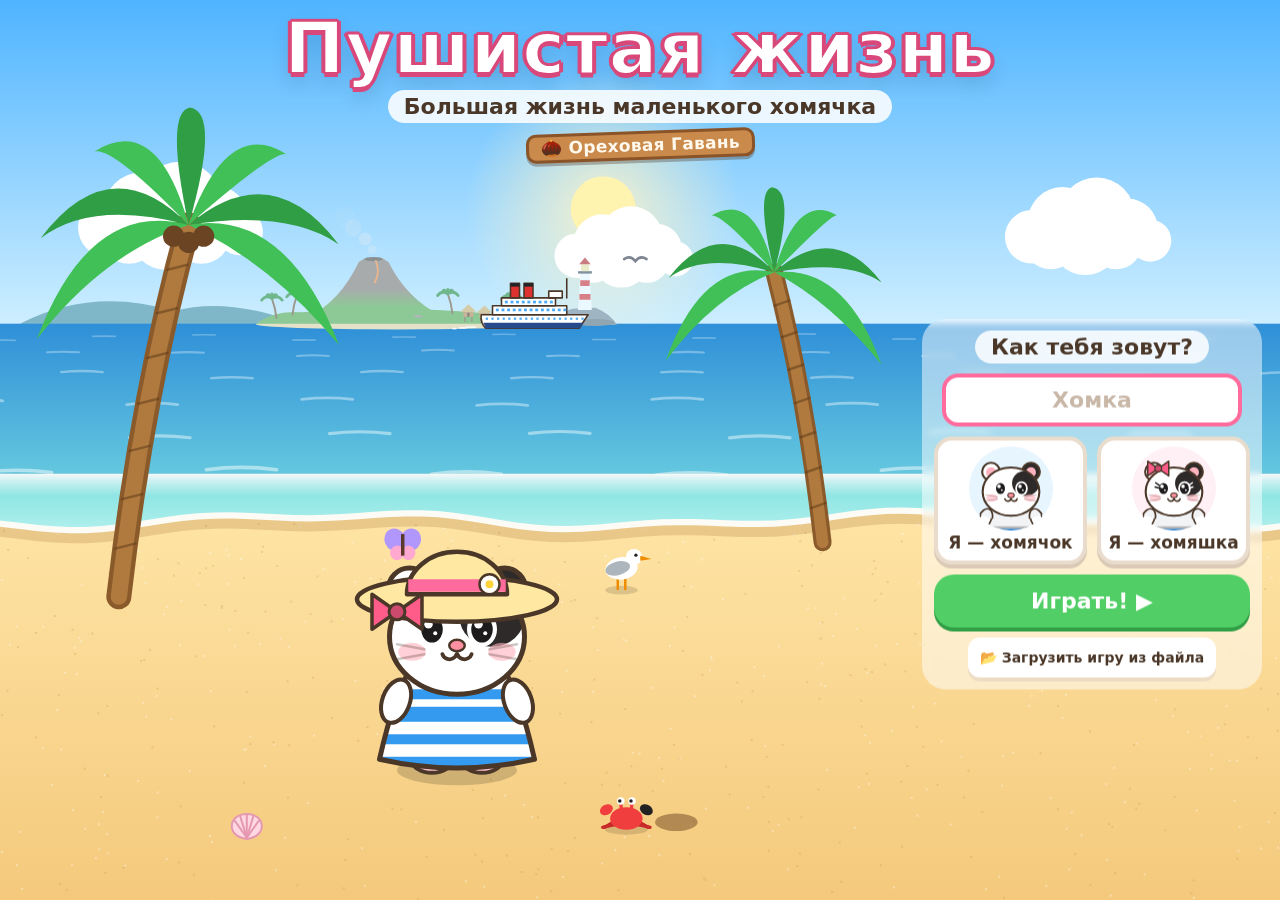
<file: index.html>
<!doctype html>
<html lang="ru">
<head>
  <meta charset="utf-8">
  <meta name="viewport" content="width=device-width, initial-scale=1, maximum-scale=1, viewport-fit=cover, user-scalable=no">
  <!-- игра как приложение на экране «Домой» (docs/ARCHITECTURE.md, «Игра как приложение»): все пути относительные -->
  <meta name="theme-color" content="#8fd3ff">
  <meta name="apple-mobile-web-app-capable" content="yes">
  <meta name="mobile-web-app-capable" content="yes">
  <meta name="apple-mobile-web-app-title" content="Хомячок">
  <meta name="application-name" content="Пушистая жизнь">
  <!-- во весь экран: игра заходит под строку состояния, кнопки отступают на env(safe-area-inset-*) (css/style.css) -->
  <meta name="apple-mobile-web-app-status-bar-style" content="black-translucent">
  <title>Пушистая жизнь — большая жизнь маленького хомячка</title>
  <link rel="manifest" href="manifest.webmanifest">
  <link rel="icon" type="image/png" sizes="32x32" href="assets/icons/favicon-32.png">
  <link rel="icon" type="image/png" sizes="192x192" href="assets/icons/icon-192.png">
  <link rel="apple-touch-icon" href="assets/icons/apple-touch-icon.png">
  <script>
    // Запуск игры с метками версий (docs/ARCHITECTURE.md, «Выкладка и метки версий»). Номер сборки BUILD читается
    // из js/data/build.js мимо кэша; по списку js/modules.json строится карта импортов: каждый модуль грузится
    // как «файл.js?v=BUILD». Новая сборка — новые адреса: браузер не смешает старые и новые файлы из кэша.
    // Читаем синхронно (два маленьких файла) и вписываем теги прямо в страницу — стили и модули грузятся так же,
    // как обычные теги в разметке. Не получилось узнать номер (или сети нет) — игра запускается как раньше, без меток.
    (function () {
      var doc = document;
      function read(url) {
        var x = new XMLHttpRequest();
        x.open('GET', url + '?t=' + Date.now(), false);
        x.send();
        if (x.status !== 200) throw new Error(url);
        return x.responseText;
      }
      function tags(q, map) {
        doc.write(
          '<link rel="stylesheet" href="css/style.css' + q + '">' +
            (map ? '<script type="importmap">' + map + '<\/script>' : '') +
            '<script type="module" src="js/main.js' + q + '"><\/script>',
        );
      }
      var v, files;
      if (navigator.onLine === false) return tags(''); // без сети — сразу из кэша service worker'а (он без меток)
      try {
        v = /BUILD\s*=\s*(\d+)/.exec(read('js/data/build.js'))[1];
        files = JSON.parse(read('js/modules.json'));
      } catch (e) {
        return tags('');
      }
      if (HTMLScriptElement.supports && HTMLScriptElement.supports('importmap')) {
        var imports = {};
        files.forEach(function (f) {
          var u = new URL(f, doc.baseURI).href;
          imports[u] = u + '?v=' + v;
        });
        return tags('?v=' + v, JSON.stringify({ imports: imports }).replace(/</g, '\\u003c'));
      }
      // Старый браузер без карты импортов (Safari до 16.4): при новой сборке один раз перечитываем все файлы
      // с сервера — кэш браузера обновляется целиком, и игра грузится по обычным адресам.
      var seen = null;
      try {
        seen = localStorage.getItem('rhr-build-seen');
      } catch (e) {}
      if (seen === v || !window.fetch) return tags('');
      var start = function () {
        try {
          localStorage.setItem('rhr-build-seen', v);
        } catch (e) {}
        var css = doc.createElement('link'),
          js = doc.createElement('script');
        css.rel = 'stylesheet';
        css.href = 'css/style.css';
        js.type = 'module';
        js.src = 'js/main.js';
        css.onload = css.onerror = function () {
          doc.body.appendChild(js); // игра меряет экран по стилям — сначала стили, потом код
        };
        doc.head.appendChild(css);
      };
      Promise.all(
        files.concat('css/style.css').map(function (f) {
          return fetch(f, { cache: 'reload' }).then(function (r) {
            return r.text();
          });
        }),
      ).then(start, start);
    })();
  </script>
</head>
<body>
  <canvas id="game"></canvas>
  <div id="hud"></div>
  <noscript>Для игры нужен JavaScript.</noscript>
</body>
</html>
</file>
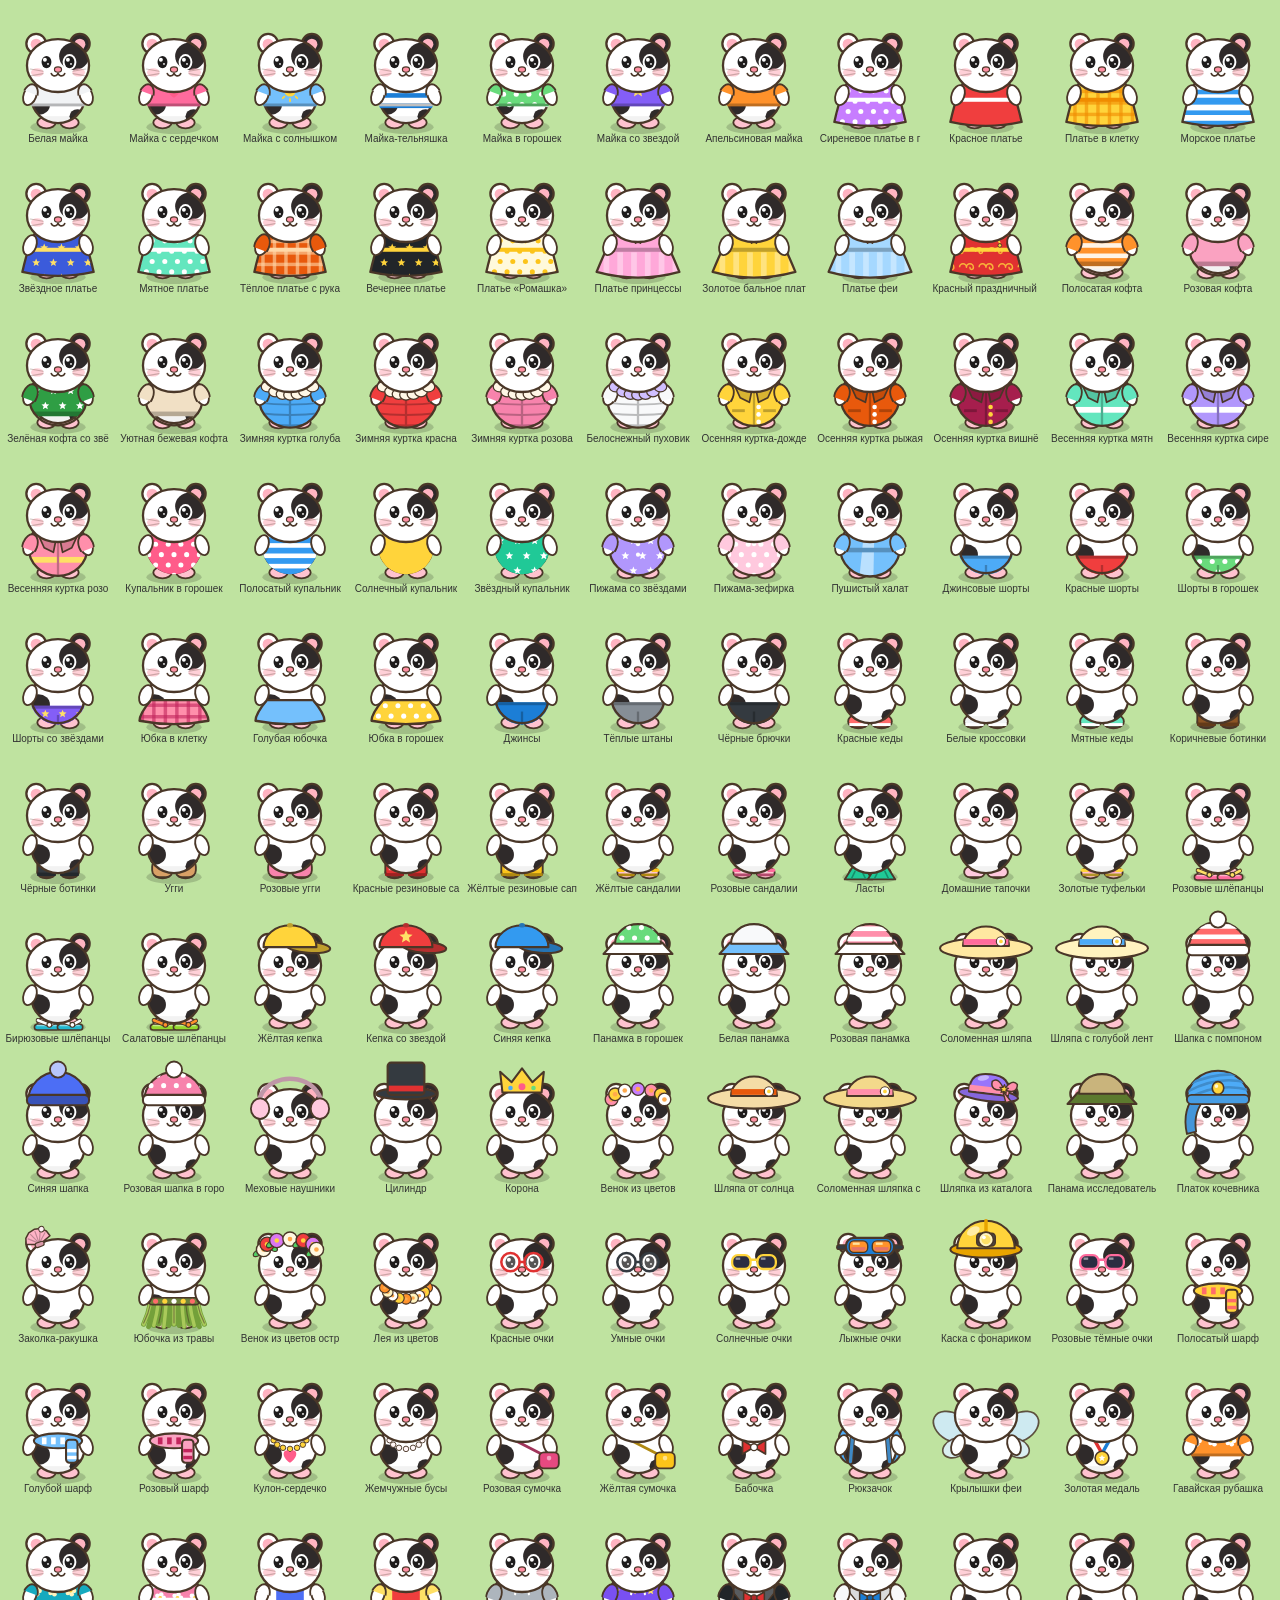
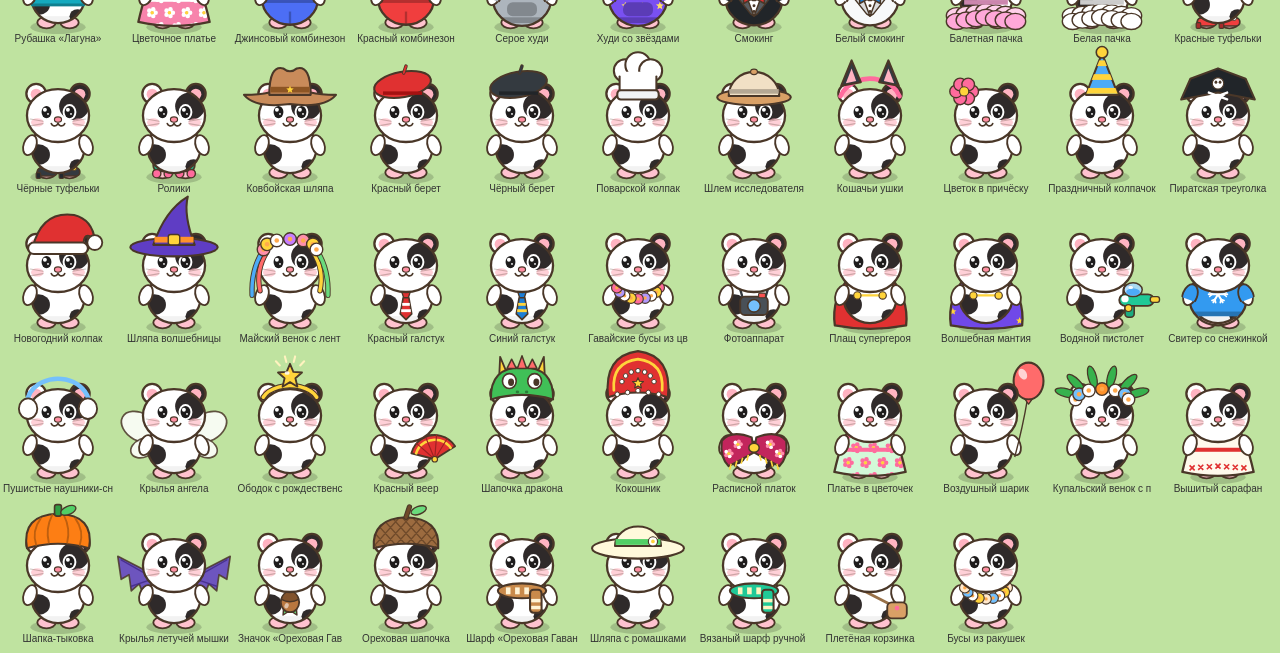
<file: dev/clothes.html>
<!doctype html><meta charset="utf-8"><title>Вся одежда</title><body style="margin:0;background:#bfe3a0;font:12px sans-serif">
<canvas id="c"></canvas>
<script type="module">
// Страница для разработки: показывает каждую вещь из каталога на хомячке.
import { drawHamster } from '../js/art/hamster.js';
import { CLOTHES, defaultLook } from '../js/data/index.js';
const q = new URLSearchParams(location.search), from = +(q.get('from') || 0);
const items = CLOTHES.slice(from), cols = 11, cw = 116, chh = 150;
const cv = document.getElementById('c'); cv.width = cols * cw; cv.height = Math.ceil(items.length / cols) * chh;
const ctx = cv.getContext('2d');
items.forEach((it, i) => {
  const x = (i % cols) * cw + cw / 2, y = Math.floor(i / cols) * chh + 126;
  drawHamster(ctx, x, y, 1.15, { ...defaultLook(), outfit: { [it.slot]: it } }, { time: 1 });
  ctx.fillStyle = '#333'; ctx.textAlign = 'center'; ctx.font = '10px sans-serif'; ctx.fillText(it.name.slice(0, 20), x, y + 16);
});
</script>
</file>
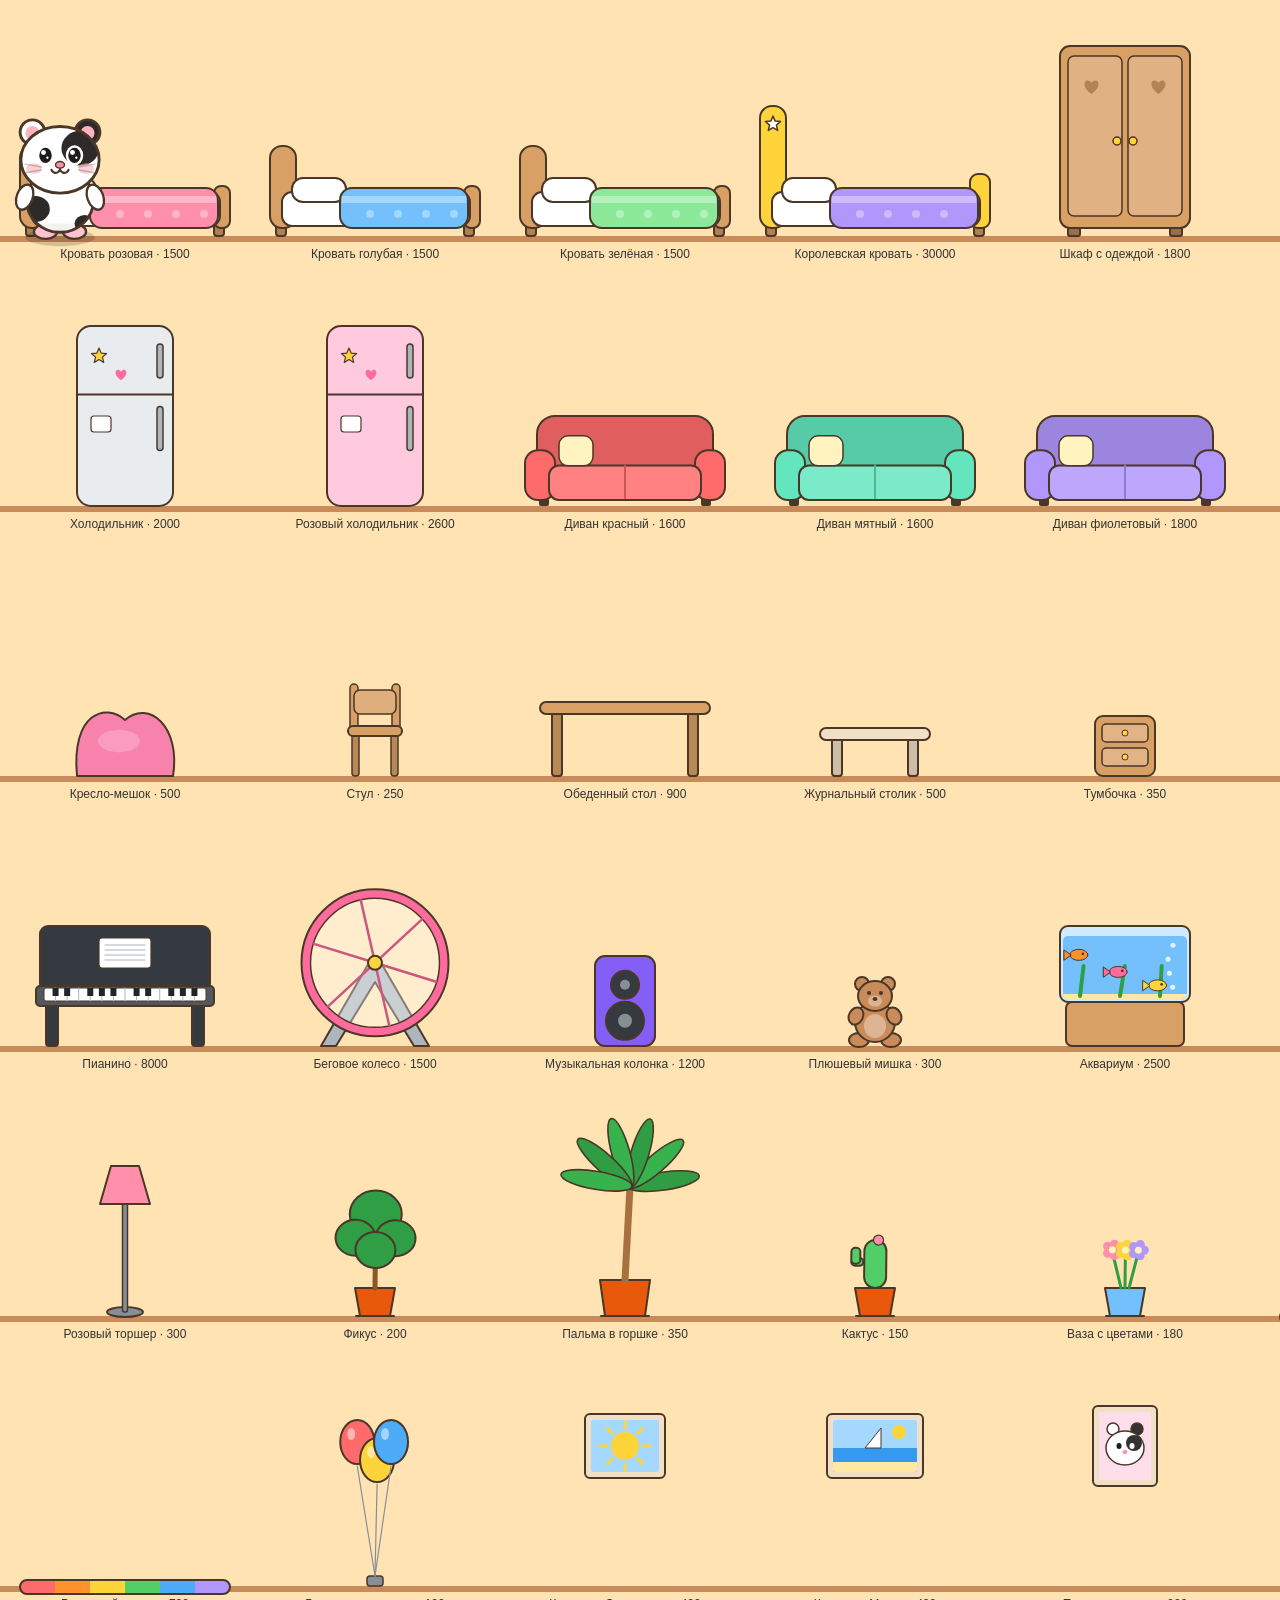
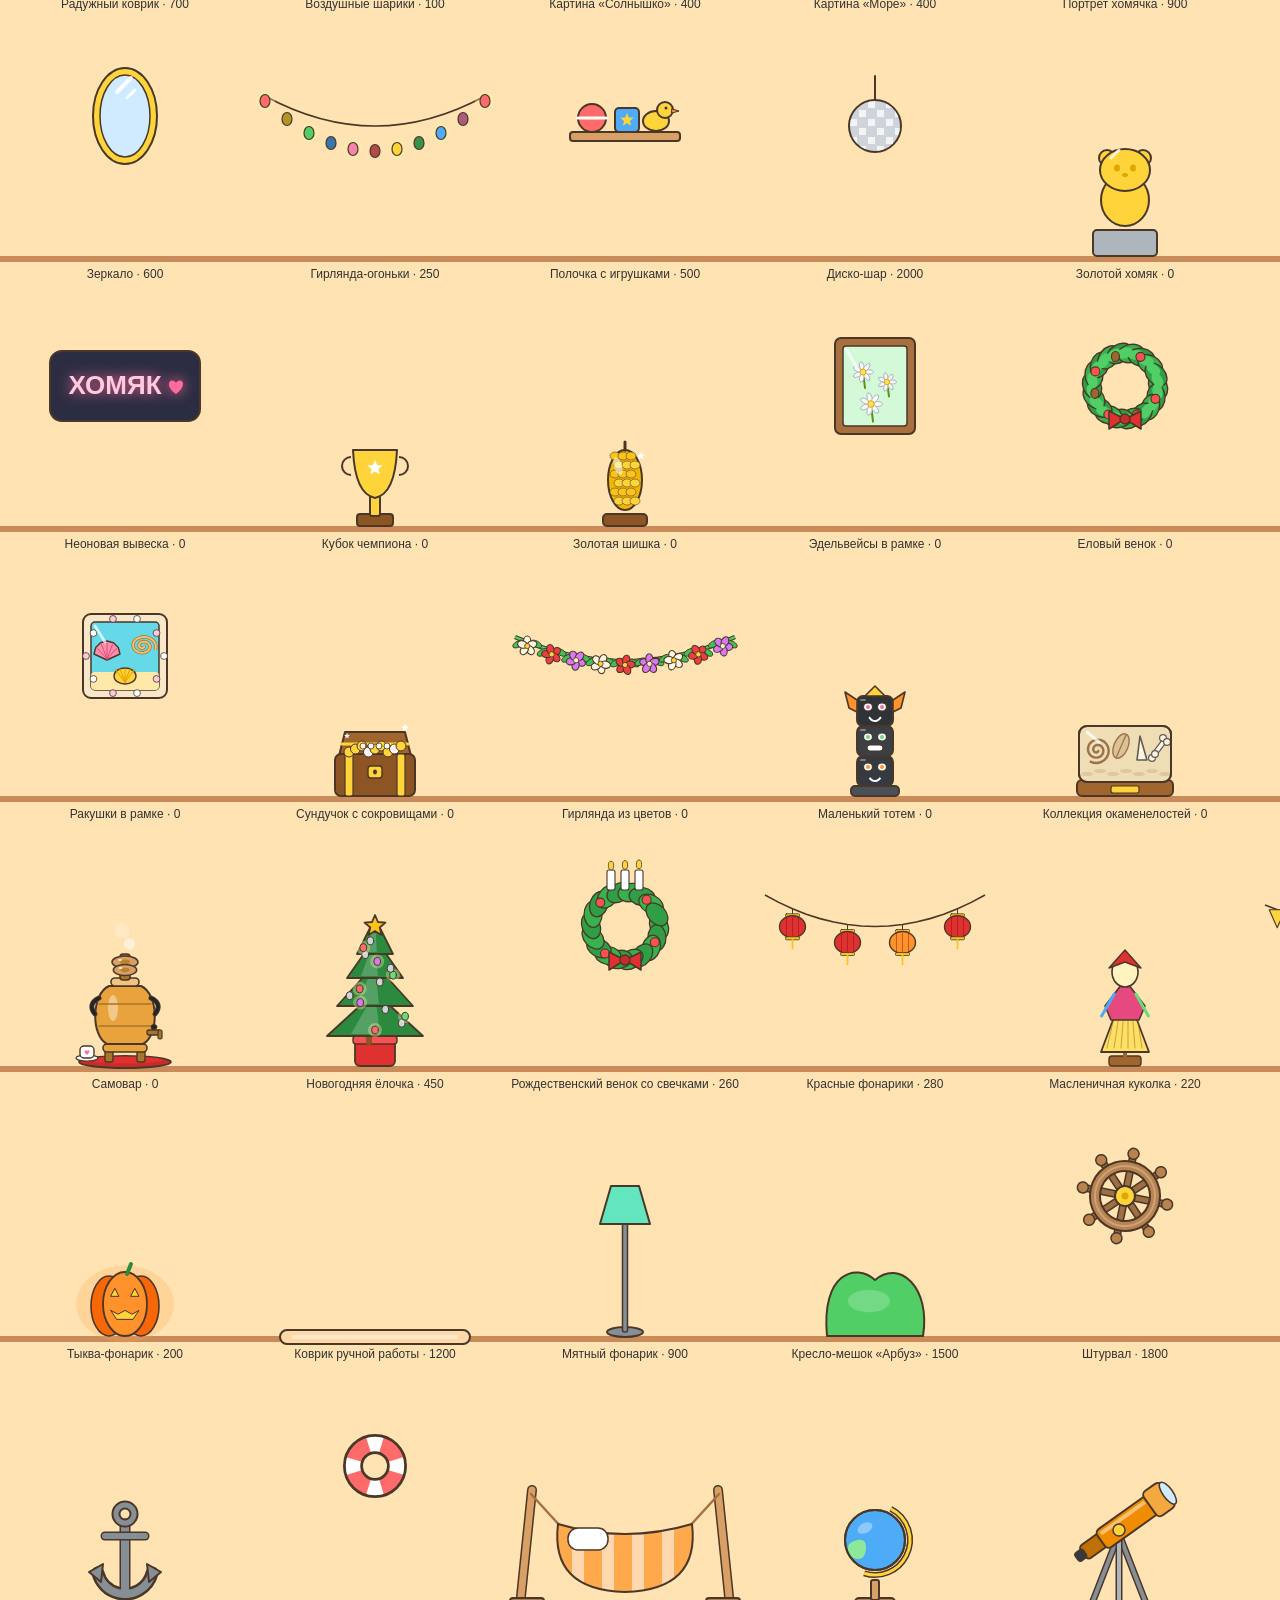
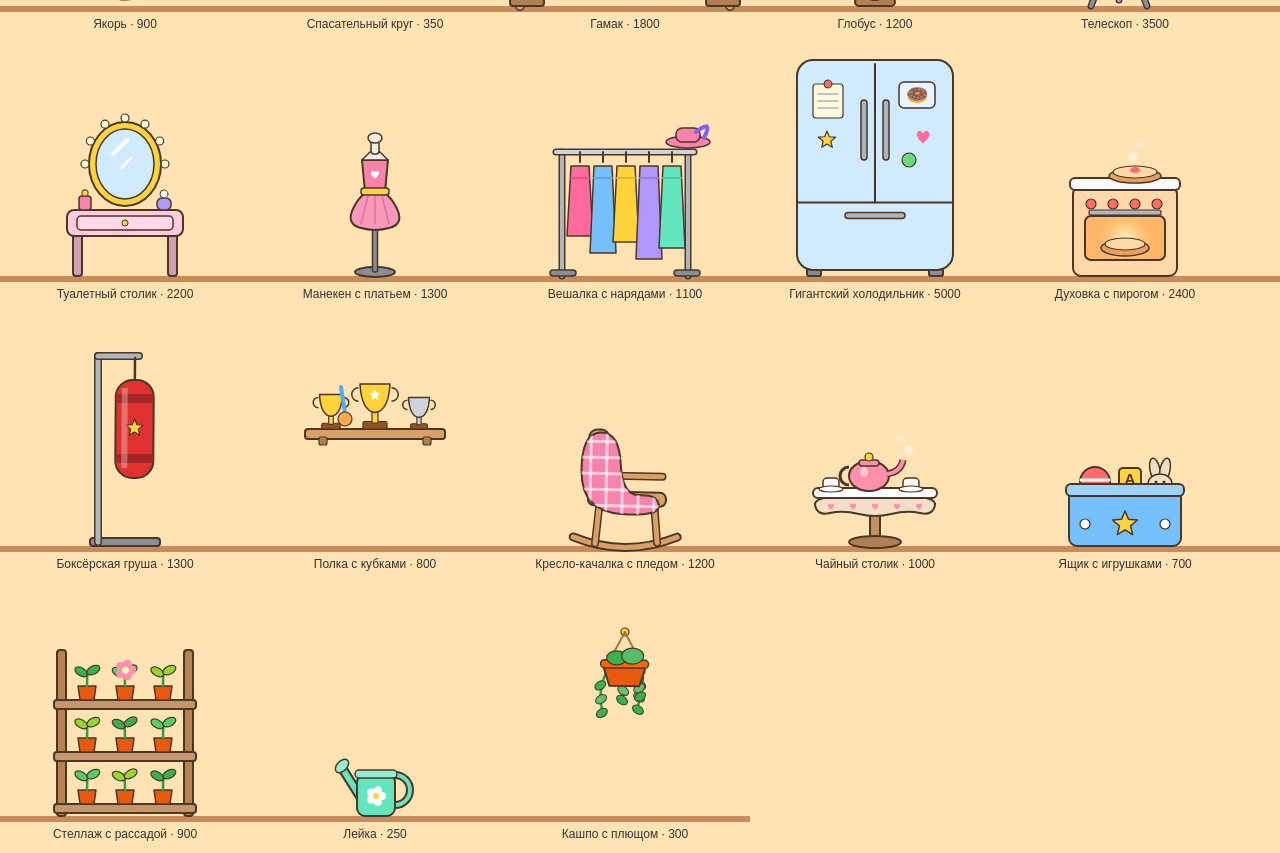
<file: dev/furniture.html>
<!doctype html><meta charset="utf-8"><title>Вся мебель</title><body style="margin:0;background:#ffe3b3;font:12px sans-serif">
<canvas id="c"></canvas>
<script type="module">
// Страница для разработки: показывает каждый предмет мебели из каталога в настоящем размере.
// ?from=N — начать с N-го предмета; ?on=1 — «потроганные» и включённые; ?t=1.3 — момент анимации.
import { drawFurn } from '../js/art/furniture.js';
import { drawHamster } from '../js/art/hamster.js';
import { FURNITURE, defaultLook } from '../js/data/index.js';
const q = new URLSearchParams(location.search), from = +(q.get('from') || 0);
const items = FURNITURE.slice(from), cols = 7, cw = 250, chh = 270;
const cv = document.getElementById('c'); cv.width = cols * cw; cv.height = Math.ceil(items.length / cols) * chh;
const ctx = cv.getContext('2d');
items.forEach((it, i) => {
  const x = (i % cols) * cw + cw / 2, y = Math.floor(i / cols) * chh + 236;
  ctx.fillStyle = '#c98b5a'; ctx.fillRect(x - cw / 2, y, cw, 6);
  drawFurn(ctx, it, x, it.wall ? y - 140 : y, { t: +(q.get('t') || 0.4), on: q.get('on') ? true : undefined, minutes: 600 });
  ctx.fillStyle = '#333'; ctx.textAlign = 'center'; ctx.font = '12px sans-serif'; ctx.fillText(`${it.name} · ${it.price}`, x, y + 22);
});
// хомячок для масштаба
drawHamster(ctx, 60, 236, 1.45, defaultLook(), { time: 1 });
</script>
</file>
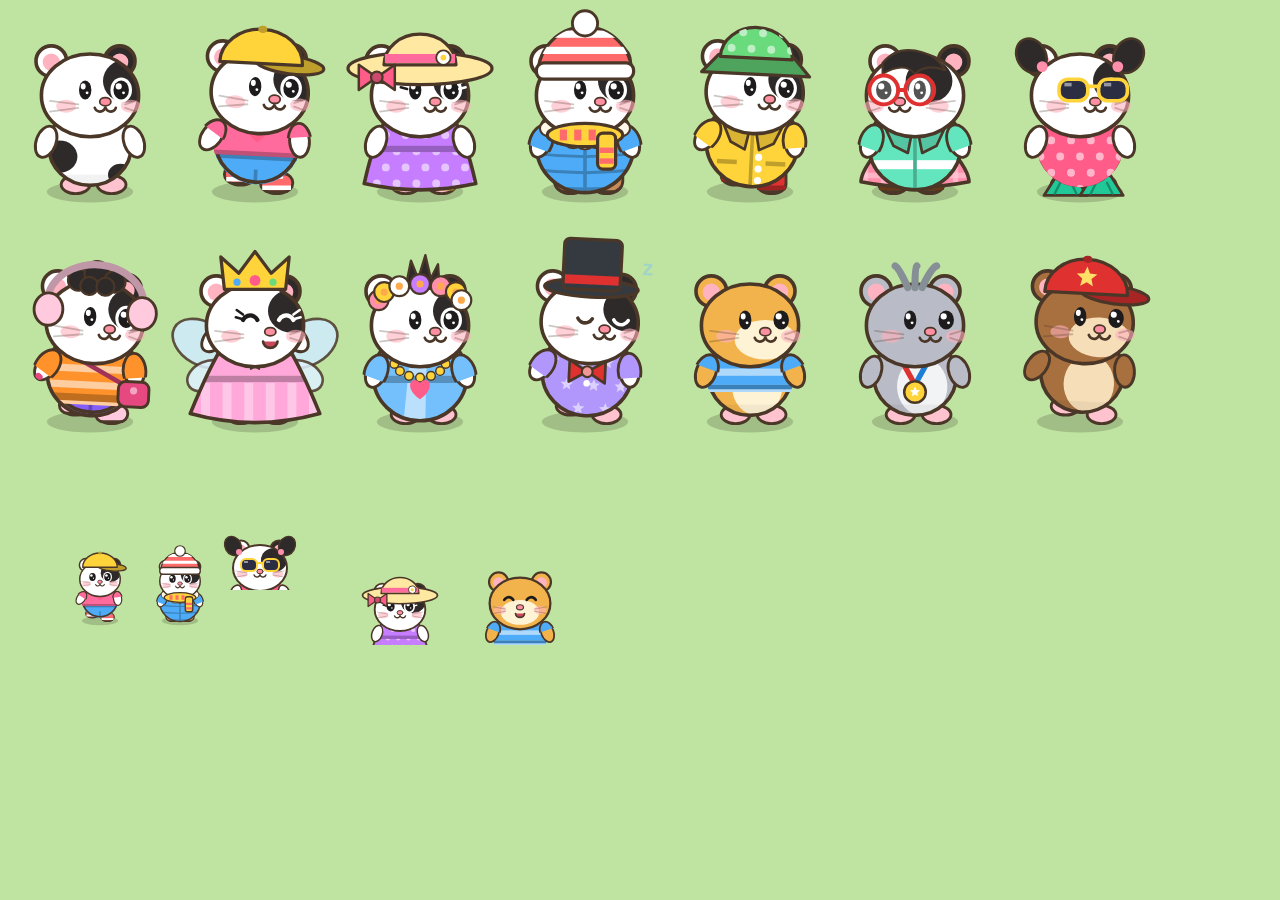
<file: dev/hamster.html>
<!doctype html><meta charset="utf-8"><body style="margin:0;background:#bfe3a0">
<canvas id="c" width="1200" height="700"></canvas>
<script type="module">
import { drawHamster, drawPortrait } from '../js/art/hamster.js';
import { defaultLook } from '../js/data/index.js';
const ctx = document.getElementById('c').getContext('2d');
const base = defaultLook();
const mk = (outfit, beauty = {}, extra = {}) => ({ ...base, ...extra, outfit: { ...base.outfit, ...outfit }, beauty: { ...base.beauty, ...beauty } });
const looks = [
  mk({}),
  mk({ body: { kind: 'tee', c: '#ff6b9d', print: 'heart' }, legs: { kind: 'shorts', c: '#4dabf7' }, feet: { kind: 'sneakers', c: '#ff6b6b' }, head: { kind: 'cap', c: '#ffd43b' } }, { tuft: 1 }),
  mk({ body: { kind: 'dress', c: '#c77dff', pattern: 'dots' }, feet: { kind: 'sandals', c: '#ffd43b' }, head: { kind: 'sunhat', c: '#ffe8a1', c2: '#ff6b9d' } }, { lashes: true, bow: '#ff5c8a' }),
  mk({ body: { kind: 'jacketW', c: '#4dabf7' }, legs: { kind: 'pants', c: '#495057' }, feet: { kind: 'wboots', c: '#c98b5a' }, head: { kind: 'beanie', c: '#ff6b6b', c2: '#fff', pattern: 'stripes' }, acc: { kind: 'scarf', c: '#ffd43b', c2: '#ff6b6b' } }),
  mk({ body: { kind: 'jacketA', c: '#ffd43b' }, legs: { kind: 'pants', c: '#1c7ed6' }, feet: { kind: 'rainboots', c: '#e03131' }, head: { kind: 'panama', c: '#69db7c', pattern: 'dots' } }),
  mk({ body: { kind: 'jacketS', c: '#63e6be', c2: '#fff' }, legs: { kind: 'skirt', c: '#ff8fab', pattern: 'check' }, feet: { kind: 'boots', c: '#8d5524' }, acc: { kind: 'glasses', c: '#e03131' } }, { tuft: 2 }),
  mk({ body: { kind: 'swim', c: '#ff5c8a', pattern: 'dots' }, feet: { kind: 'flippers', c: '#20c997' }, acc: { kind: 'sunglasses', c: '#ffd43b' } }, { tuft: 4 }),
  mk({ body: { kind: 'sweater', c: '#ff922b', pattern: 'stripes' }, legs: { kind: 'shorts', c: '#845ef7', pattern: 'stars' }, feet: { kind: 'slippers', c: '#ffc9de' }, head: { kind: 'earmuffs', c: '#ffc9de' }, acc: { kind: 'bag', c: '#e64980' } }, { tuft: 3, nails: '#e64980' }),
  mk({ body: { kind: 'princess', c: '#ffa8d9' }, head: { kind: 'crown', c: '#ffd43b' }, acc: { kind: 'wings', c: '#d0ebff' } }, { lashes: true }),
  mk({ body: { kind: 'robe', c: '#74c0fc' }, head: { kind: 'wreath', c: '#fff' }, acc: { kind: 'necklace', c: '#ffd43b', pendant: 'heart' } }, { tuft: 5 }),
  mk({ body: { kind: 'pajama', c: '#b197fc', pattern: 'stars' }, head: { kind: 'tophat', c: '#343a40', c2: '#e03131' }, acc: { kind: 'bowtie', c: '#e03131' } }),
  { ...base, fur: '#f2b34c', spots: null, belly: '#fff3d6', mask: '#fff3d6', outfit: { body: { kind: 'tee', c: '#4dabf7', pattern: 'stripes' } }, beauty: {} },
  { ...base, fur: '#b9bcc6', spots: null, belly: '#f1f3f5', outfit: { acc: { kind: 'medal', c: '#ffd43b' } }, beauty: { tuft: 1, hair: '#868e96' } },
  { ...base, fur: '#a8703f', spots: null, mask: '#f6dfb8', belly: '#f6dfb8', outfit: { head: { kind: 'cap', c: '#e03131', print: 'star' } }, beauty: {} },
];
looks.forEach((l, i) => {
  const x = 90 + (i % 7) * 165, y = 190 + Math.floor(i / 7) * 230;
  drawHamster(ctx, x, y, 1.8, l, { time: 1, walk: i % 3 === 1 ? 0.2 : null, happy: i === 8, armsUp: i === 8, sleep: i === 10, dir: i === 5 ? -1 : 1 });
});
drawHamster(ctx, 100, 620, 0.75, looks[1], { walk: 0.3 });
drawHamster(ctx, 180, 620, 0.75, looks[3], {});
drawHamster(ctx, 260, 620, 1, looks[6], { clipBelow: -30 });
drawPortrait(ctx, 400, 600, 90, looks[2]);
drawPortrait(ctx, 520, 600, 90, looks[11], { happy: true });
window.__done = true;
</script>
</file>
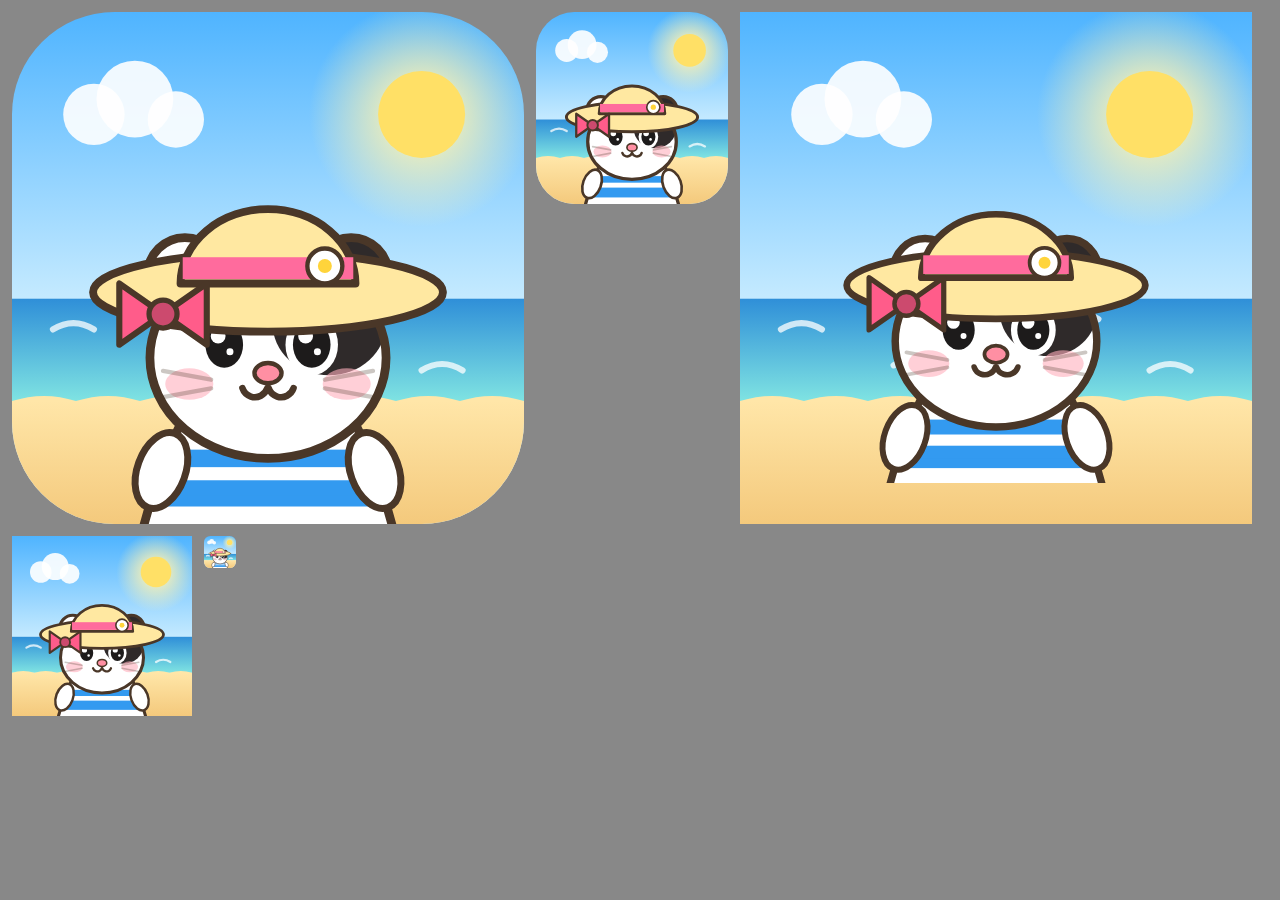
<file: dev/icons.html>
<!doctype html>
<meta charset="utf-8" />
<title>Значки приложения</title>
<body style="margin:0;background:#888;display:flex;flex-wrap:wrap;gap:12px;padding:12px;align-items:flex-start">
<script type="module">
  // Значки игры для экрана «Домой» (manifest.webmanifest, apple-touch-icon) — рисуются кодом из рисунков игры:
  // хомячок с заставки (шляпа от солнца, морское платье) на фоне неба, моря и песка. PNG из них делает dev/icons.js.
  import { drawPortrait } from '../js/art/hamster.js';
  import { resolveLook, defaultLook } from '../js/data/index.js';

  const d = defaultLook();
  const look = resolveLook({
    ...d,
    outfit: { ...d.outfit, head: 'sunhat', body: 'dress_sea' },
    beauty: { ...d.beauty, bow: '#ff5c8a' },
  });

  /** Фон: небо, солнце, облачко, море с волнами, песок. */
  function scene(c, S) {
    let g = c.createLinearGradient(0, 0, 0, S * 0.6);
    g.addColorStop(0, '#4fb4ff');
    g.addColorStop(1, '#cdeeff');
    c.fillStyle = g;
    c.fillRect(0, 0, S, S);
    // солнце с тёплым ореолом
    const sx = S * 0.8,
      sy = S * 0.2;
    g = c.createRadialGradient(sx, sy, S * 0.04, sx, sy, S * 0.22);
    g.addColorStop(0, 'rgba(255,243,176,.95)');
    g.addColorStop(1, 'rgba(255,243,176,0)');
    c.fillStyle = g;
    c.fillRect(0, 0, S, S);
    c.fillStyle = '#ffe066';
    c.beginPath();
    c.arc(sx, sy, S * 0.085, 0, Math.PI * 2);
    c.fill();
    // облачко
    c.fillStyle = 'rgba(255,255,255,.9)';
    for (const [x, y, r] of [
      [0.16, 0.2, 0.06],
      [0.24, 0.17, 0.075],
      [0.32, 0.21, 0.055],
    ]) {
      c.beginPath();
      c.arc(S * x, S * y, S * r, 0, Math.PI * 2);
      c.fill();
    }
    // море
    const sea = S * 0.56,
      sand = S * 0.76;
    g = c.createLinearGradient(0, sea, 0, sand);
    g.addColorStop(0, '#2f8fd8');
    g.addColorStop(1, '#7fe3e2');
    c.fillStyle = g;
    c.fillRect(0, sea, S, sand - sea);
    c.strokeStyle = 'rgba(255,255,255,.75)';
    c.lineWidth = Math.max(1.5, S * 0.012);
    c.lineCap = 'round';
    for (const [x, y] of [
      [0.08, 0.62],
      [0.62, 0.6],
      [0.3, 0.69],
      [0.8, 0.7],
    ]) {
      c.beginPath();
      c.moveTo(S * x, S * y);
      c.quadraticCurveTo(S * (x + 0.04), S * (y - 0.025), S * (x + 0.08), S * y);
      c.stroke();
    }
    // песок с волной прибоя
    g = c.createLinearGradient(0, sand, 0, S);
    g.addColorStop(0, '#ffe6a8');
    g.addColorStop(1, '#f4c97c');
    c.fillStyle = g;
    c.beginPath();
    c.moveTo(0, sand);
    for (let i = 0; i <= 8; i++) c.quadraticCurveTo(S * (i / 8 - 1 / 16), sand - S * 0.02, S * (i / 8), sand);
    c.lineTo(S, S);
    c.lineTo(0, S);
    c.closePath();
    c.fill();
  }
  /** Значок size×size. kind: any — со скруглёнными углами; maskable — во весь квадрат, хомячок в безопасном круге
   *  (80% размера: Android вырезает из значка круг, каплю или квадрат); apple — во весь квадрат (iOS скругляет
   *  углы сам), без прозрачности. */
  function icon(size, kind) {
    const cv = document.createElement('canvas');
    cv.width = cv.height = size;
    cv.dataset.name = kind + '-' + size;
    const c = cv.getContext('2d');
    c.save();
    if (kind === 'any') {
      c.beginPath();
      c.roundRect(0, 0, size, size, size * 0.2);
      c.clip();
    }
    scene(c, size);
    c.restore();
    const p = kind === 'maskable' ? 0.7 : 0.82; // доля размера под портрет
    const cy = kind === 'maskable' ? size * 0.57 : size * 0.59; // туловище доходит до нижнего края
    drawPortrait(c, size / 2, cy, size * p, look);
    document.body.appendChild(cv);
  }
  icon(512, 'any');
  icon(192, 'any');
  icon(512, 'maskable');
  icon(180, 'apple');
  icon(32, 'any');
  window.iconsReady = true;
</script>
</body>
</file>
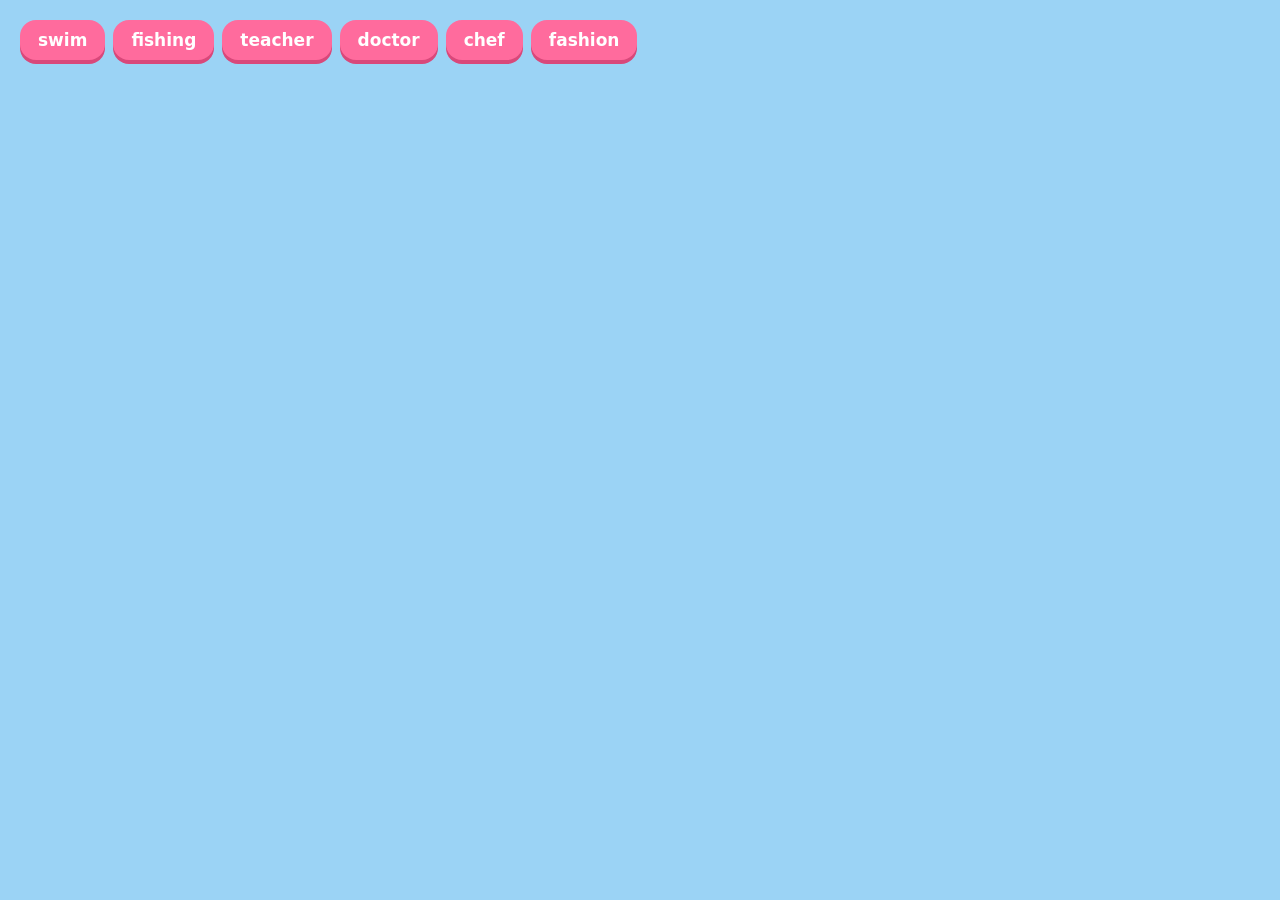
<file: dev/minigame.html>
<!doctype html>
<html lang="ru"><head><meta charset="utf-8">
<meta name="viewport" content="width=device-width, initial-scale=1, viewport-fit=cover, user-scalable=no">
<title>Тест мини-игры</title><link rel="stylesheet" href="../css/style.css"></head>
<body>
<div style="padding:20px;display:flex;gap:8px;flex-wrap:wrap" id="menu"></div>
<pre id="out" style="padding:20px;white-space:pre-wrap"></pre>
<script type="module">
// Страница для разработки: /dev/minigame.html?g=swim&level=0&season=summer
import { runMinigame } from '../js/minigames/host.js';
import { NPCS, npcLook, resolveLook, START_OUTFIT, defaultLook, FASHION_THEMES } from '../js/data/index.js';
import { newGame, playerLook } from '../js/core/state.js';
import { clothesPanel, scoreOutfit } from '../js/features/wardrobe.js';
import { unlockAudio } from '../js/core/audio.js';
const q = new URLSearchParams(location.search);
const look = resolveLook({ ...defaultLook(), outfit: { ...START_OUTFIT, body: 'swim_pink', head: null, acc: null, legs: null, feet: null } });
const friends = NPCS.map((n) => ({ id: n.id, name: n.name, look: npcLook(n.id) }));
// «Показ мод» работает со шкафом игрока: заводим игру в памяти (в сохранение она не пишется)
newGame('Буся');
const fashion = { clothesPanel, scoreOutfit, themes: FASHION_THEMES, getLook: playerLook };
async function run(g) {
  unlockAudio();
  const res = await runMinigame(g, { look, name: 'Буся', friends, fashion, season: q.get('season') || 'summer', level: +(q.get('level') || 0) });
  window.__result = res;
  document.getElementById('out').textContent = 'Результат: ' + JSON.stringify(res, null, 2);
}
for (const g of ['swim', 'fishing', 'teacher', 'doctor', 'chef', 'fashion']) {
  const b = document.createElement('button'); b.className = 'btn'; b.textContent = g; b.onclick = () => run(g);
  document.getElementById('menu').appendChild(b);
}
if (q.get('g')) run(q.get('g'));
</script></body></html>
</file>
<file: css/style.css>
/* «Пушистая жизнь» — оформление интерфейса */
:root {
  --ink: #4a3728;
  --paper: #fffaf0;
  --pink: #ff6b9d;
  --pink-d: #d9487a;
  --yellow: #ffd43b;
  --yellow-d: #e0a800;
  --green: #51cf66;
  --green-d: #2f9e44;
  --blue: #4dabf7;
  --blue-d: #1c7ed6;
  --line: #ecdcc4;
  --font: ui-rounded, "SF Pro Rounded", "Nunito", "Varela Round", "Trebuchet MS", "Segoe UI", system-ui, sans-serif;
}
* { box-sizing: border-box; -webkit-tap-highlight-color: transparent; }
html, body {
  margin: 0; height: 100%; overflow: hidden; background: #9bd3f5;
  font-family: var(--font); color: var(--ink); font-weight: 700;
  user-select: none; -webkit-user-select: none; touch-action: none; overscroll-behavior: none;
}
#game { position: fixed; inset: 0; width: 100%; height: 100%; display: block; }
button { font: inherit; color: inherit; cursor: pointer; }

/* ---------- кнопки ---------- */
.btn {
  border: 0; border-radius: 16px; padding: 10px 18px; font-size: 17px; font-weight: 800;
  background: var(--pink); color: #fff; box-shadow: 0 4px 0 var(--pink-d);
  transition: transform .06s, box-shadow .06s; touch-action: manipulation;
}
.btn:active { transform: translateY(3px); box-shadow: 0 1px 0 var(--pink-d); }
.btn.big { font-size: 22px; padding: 14px 28px; border-radius: 20px; }
/* маленькая кнопка — всё равно не ниже 40 px: в неё попадают детским пальцем */
.btn.small { font-size: 14px; padding: 6px 12px; min-height: 40px; border-radius: 12px; box-shadow: 0 3px 0 var(--pink-d); }
.card > .btn.small + .btn.small { margin-top: 6px; }
.btn.green { background: var(--green); box-shadow: 0 4px 0 var(--green-d); }
.btn.green:active { box-shadow: 0 1px 0 var(--green-d); }
.btn.blue { background: var(--blue); box-shadow: 0 4px 0 var(--blue-d); }
.btn.blue:active { box-shadow: 0 1px 0 var(--blue-d); }
.btn.yellow { background: var(--yellow); color: var(--ink); box-shadow: 0 4px 0 var(--yellow-d); }
.btn.yellow:active { box-shadow: 0 1px 0 var(--yellow-d); }
.btn.ghost { background: #fff; color: var(--ink); box-shadow: 0 4px 0 var(--line); }
.btn.ghost:active { box-shadow: 0 1px 0 var(--line); }
.btn[disabled] { opacity: .45; pointer-events: none; }

/* ---------- HUD ---------- */
#hud { position: fixed; inset: 0; pointer-events: none; z-index: 10; }
#hud > * { pointer-events: auto; }
.hud-top {
  position: absolute; top: calc(8px + env(safe-area-inset-top));
  left: calc(8px + env(safe-area-inset-left)); right: calc(8px + env(safe-area-inset-right));
  display: flex; gap: 6px; align-items: flex-start; flex-wrap: wrap; pointer-events: none !important;
}
.hud-top > * { pointer-events: auto; }
.chip {
  background: rgba(255, 250, 240, .94); border-radius: 14px; padding: 6px 12px; font-size: 14px;
  box-shadow: 0 3px 0 rgba(74, 55, 40, .18); display: flex; align-items: center; gap: 6px; white-space: nowrap;
}
.chip b { font-weight: 900; }
/* простыла (Ф1): значок рядом с датой, по нажатию — что делать */
.chip.sick { cursor: pointer; background: #ffe3e3; padding: 4px 9px; font-size: 18px; position: relative; animation: sick-wobble 2.4s ease-in-out infinite; }
.chip.sick::after { content: ""; position: absolute; inset: -8px -4px; }
.chip.sick[hidden] { display: none; }
.chip.boost { cursor: pointer; background: #e6fcf5; padding: 4px 9px; font-size: 18px; }
.chip.boost[hidden] { display: none; }
@keyframes sick-wobble { 0%, 80%, 100% { transform: rotate(0); } 86% { transform: rotate(-12deg); } 93% { transform: rotate(10deg); } }
.hud-spacer { flex: 1; }
.hud-btns {
  position: absolute; right: calc(8px + env(safe-area-inset-right)); bottom: calc(10px + env(safe-area-inset-bottom));
  display: flex; flex-direction: column; gap: 8px;
}
.hud-btns.left { right: auto; left: calc(8px + env(safe-area-inset-left)); }
.rbtn {
  width: 54px; height: 54px; border-radius: 50%; border: 0; font-size: 26px; line-height: 1;
  background: var(--paper); box-shadow: 0 4px 0 rgba(74, 55, 40, .22); position: relative;
  display: grid; place-items: center; touch-action: manipulation;
}
.rbtn:active { transform: translateY(3px); box-shadow: 0 1px 0 rgba(74, 55, 40, .22); }
.rbtn.on { background: var(--yellow); }
.rbtn .dot {
  position: absolute; top: -2px; right: -2px; width: 18px; height: 18px; border-radius: 50%;
  background: #fa5252; border: 3px solid #fff;
}
.rbtn .lbl {
  position: absolute; bottom: -6px; left: 50%; transform: translateX(-50%); font-size: 10px; font-weight: 800;
  background: var(--ink); color: #fff; border-radius: 8px; padding: 1px 6px; white-space: nowrap;
}
@media (min-width: 700px) { .rbtn { width: 62px; height: 62px; font-size: 30px; } .chip { font-size: 16px; } }

/* ---------- всплывающие подсказки ---------- */
#toasts {
  position: fixed; left: 50%; top: calc(64px + env(safe-area-inset-top)); transform: translateX(-50%);
  display: flex; flex-direction: column; gap: 6px; align-items: center; z-index: 60; pointer-events: none; width: min(92vw, 460px);
}
.toast {
  background: var(--ink); color: #fff; border-radius: 16px; padding: 9px 16px; font-size: 15px; text-align: center;
  animation: toast-in .25s ease-out; box-shadow: 0 6px 18px rgba(0, 0, 0, .2);
}
.toast.good { background: #2f9e44; }
.toast.out { opacity: 0; transition: opacity .4s; }
/* подсказку можно убрать касанием и придержать пальцем (ui/toast.js); при открытом окне — сквозь неё нажимаются
   вкладки и ✕ (придержать можно мышью), в автотесте (#toasts.fast) — как раньше, сквозь */
.toast { pointer-events: auto; cursor: pointer; }
#toasts.fast .toast, body.win-open .toast, .toast.out { pointer-events: none; }
@keyframes toast-in { from { transform: translateY(-12px) scale(.9); opacity: 0; } to { transform: none; opacity: 1; } }
/* открыто окно (класс ставит ui/panel.js): подсказки над окном, под ним или внизу окна над кнопками (top ставит
   ui/toast.js, П20-6), компактнее и не больше двух — шапка, ✕ и первые строки окна остаются на виду (Ф2); на большом
   экране и лёжа на телефоне — шире, чтобы длинная подсказка занимала одну строку и помещалась над окном */
body.win-open #toasts { gap: 4px; }
body.win-open .toast { font-size: 14px; padding: 5px 14px; line-height: 1.25; opacity: .94; }
body.win-open .toast.out { opacity: 0; }
body.win-open .toast:nth-last-child(n + 3) { display: none; }
body.win-open .toast.tuck { display: none; }
@media (min-width: 700px) { body.win-open #toasts { width: min(92vw, 640px); } }
/* важное окно («Игра открыта дважды», ui/panel.js quiet) — подсказки не видны совсем */
body.win-quiet #toasts { visibility: hidden; }
@media (max-height: 520px) and (orientation: landscape) {
  body.win-open #toasts { width: min(92vw, 720px); }
  body.win-open .toast { font-size: 13px; padding: 4px 12px; line-height: 1.25; }
}

/* ---------- окна ---------- */
.overlay {
  position: fixed; inset: 0; z-index: 30; background: rgba(60, 40, 30, .45);
  display: flex; align-items: center; justify-content: center; padding: 10px;
  padding-top: calc(10px + env(safe-area-inset-top)); padding-bottom: calc(10px + env(safe-area-inset-bottom));
  padding-left: calc(10px + env(safe-area-inset-left)); padding-right: calc(10px + env(safe-area-inset-right));
  animation: fade-in .18s ease-out;
}
@keyframes fade-in { from { opacity: 0; } to { opacity: 1; } }
.panel {
  background: var(--paper); border-radius: 26px; width: min(100%, 760px); max-height: 100%;
  display: flex; flex-direction: column; overflow: hidden; box-shadow: 0 8px 0 rgba(74, 55, 40, .25), 0 20px 50px rgba(0, 0, 0, .25);
  animation: pop-in .22s cubic-bezier(.2, 1.4, .4, 1);
}
.panel.narrow { width: min(100%, 440px); }
.panel.wide { width: min(100%, 980px); }
@keyframes pop-in { from { transform: scale(.85); opacity: 0; } to { transform: none; opacity: 1; } }
.panel-head {
  display: flex; align-items: center; gap: 10px; padding: 10px 12px 10px 18px; background: var(--yellow);
  font-size: 20px; font-weight: 900; flex: none;
}
.panel-head .title { flex: 1; min-width: 0; overflow: hidden; text-overflow: ellipsis; white-space: nowrap; }
/* окно с длинным заголовком («Добро пожаловать в Ореховую Гавань!»): заголовок переносится, а не обрезается */
.panel.wrap-title .panel-head .title { white-space: normal; line-height: 1.15; overflow-wrap: anywhere; }
.panel-head .money { font-size: 15px; background: rgba(255, 255, 255, .7); border-radius: 12px; padding: 4px 10px; white-space: nowrap; }
.xbtn {
  width: 48px; height: 48px; border-radius: 50%; border: 0; background: #fff; font-size: 22px; font-weight: 900;
  box-shadow: 0 3px 0 rgba(74, 55, 40, .2); flex: none;
}
.panel-body { padding: 14px; overflow-y: auto; -webkit-overflow-scrolling: touch; touch-action: pan-y; flex: 1; min-height: 0; }
.panel-foot { padding: 10px 14px 14px; display: flex; gap: 10px; justify-content: center; flex-wrap: wrap; flex: none; }
.center { text-align: center; }
.muted { opacity: .65; font-weight: 600; }
.big-emoji { font-size: 64px; line-height: 1.1; }
/* карточка, на которую можно нажать (карта сокровищ в рюкзаке) */
.card.tap { cursor: pointer; }
.card.tap:hover { border-color: #ffc94d; }
/* телевизор (features/tv.js): экран и ◀ ▶ слева, каналы, подпись и программа передач справа; стоя — одно под другим */
.tv-wrap { display: flex; gap: 14px; align-items: flex-start; }
.tv-left { flex: 1.45; min-width: 0; display: flex; flex-direction: column; align-items: center; gap: 8px; }
.tv-side { flex: 1; min-width: 0; display: flex; flex-direction: column; gap: 8px; }
.tv-frame {
  width: 100%; display: flex; justify-content: center; padding: 10px; border-radius: 22px; background: #343a40;
  box-shadow: inset 0 0 0 3px #495057, 0 4px 0 rgba(74, 55, 40, .25); box-sizing: border-box;
}
.tv-screen { display: block; border-radius: 10px; background: #000; touch-action: pan-y; }
.tv-nav { display: flex; align-items: center; gap: 10px; width: 100%; justify-content: center; }
.tv-arrow { min-width: 56px; min-height: 48px; font-size: 20px; padding: 6px 12px; }
.tv-chname { font-weight: 900; font-size: 17px; text-align: center; flex: 1; min-width: 0; line-height: 1.15; }
.tv-chips { display: flex; flex-wrap: wrap; gap: 6px; }
.tv-chip { cursor: pointer; border: 0; font: inherit; font-size: 14px; font-weight: 800; min-height: 40px; color: var(--ink); }
.tv-chip.on { background: var(--yellow); box-shadow: 0 3px 0 var(--yellow-d); }
.tv-cap { background: #fff; border-radius: 16px; padding: 8px 12px; line-height: 1.35; font-size: 15px; }
.tv-cap p { margin: 4px 0; }
.tv-cap .btn { margin-top: 4px; }
.tv-fact { font-size: 17px; font-weight: 700; }
.tv-news { margin: 4px 0; padding-left: 0; list-style: none; }
.tv-news li { margin: 6px 0; }
.tv-ni { font-size: 18px; }
.tv-prog { font-size: 13px; line-height: 1.35; background: #fff3bf; border-radius: 14px; padding: 6px 10px; }
/* рядом (компьютер, планшет лёжа): правая колонка ровно с экран высотой, длинная подпись и новости листаются внутри —
   окно не прыгает по высоте, когда переключаешь канал (П20-6) */
@media (orientation: landscape) and (min-width: 641px) and (min-height: 521px) {
  .tv-wrap { align-items: stretch; }
  .tv-side { contain: size; min-height: 300px; }
  .tv-cap { flex: 1 1 auto; min-height: 0; overflow-y: auto; overscroll-behavior: contain; }
  .tv-chips, .tv-prog { flex: none; }
  .tv-chips { gap: 5px; }
  .tv-chip { min-height: 36px; padding: 4px 10px; font-size: 13px; }
  /* подпись длиннее места — снизу тень: «листай» */
  .tv-cap.more { box-shadow: inset 0 -16px 12px -12px rgba(74, 55, 40, .35); }
}
@media (orientation: portrait), (max-width: 640px) {
  .tv-wrap { flex-direction: column; align-items: stretch; }
  .tv-left, .tv-side { flex: none; }
  /* экран не уезжает, когда листаешь подпись и новости */
  .tv-left { position: sticky; top: -14px; z-index: 1; background: var(--paper); margin: -14px -14px 0; padding: 14px 14px 6px; }
}
@media (max-width: 640px) {
  /* каналы — одной строкой с прокруткой вбок */
  .tv-chips { flex-wrap: nowrap; overflow-x: auto; padding-bottom: 4px; -webkit-overflow-scrolling: touch; }
  .tv-chip { flex: none; }
}
@media (orientation: landscape) and (max-height: 520px) {
  .tv-left { position: sticky; top: 0; }
  .tv-frame { padding: 6px; border-radius: 16px; }
  .tv-arrow { min-height: 40px; }
  .tv-cap { font-size: 14px; }
  .tv-chip { font-size: 13px; padding: 4px 8px; }
}
/* рисованный значок вещи вместо эмодзи (ui/itemicons.js): высотой с букву, размер — от шрифта вокруг */
img.ico { height: 1.2em; width: 1.2em; vertical-align: -0.24em; display: inline-block; user-select: none; -webkit-user-drag: none; pointer-events: none; }
p { margin: 8px 0; line-height: 1.35; }

/* Вкладки окна (ui/panel.js): не уходят за край — переносятся на вторую и третью строку, каждая — крупная кнопка
   (не ниже 44 px). Строки поровну и одной ширины (ui/panel.js, fitTabs), выбранная — белая с розовой рамкой.
   Окно с вкладками одной высоты на всех вкладках: при переключении не прыгает ни окно, ни сами вкладки. */
.panel.tabbed { height: min(100%, 880px); }
.tabs {
  display: flex; flex-wrap: wrap; gap: 6px; padding: 8px 12px; flex: none;
  border-bottom: 2px solid var(--line);
}
.tabs::after { content: ''; flex: 1000 1 0; } /* одна строка — вкладки по своей ширине, пустое место справа */
.tabs.even::after { display: none; } /* несколько строк поровну (ui/panel.js) — все строки во всю ширину */
.tab {
  border: 0; background: #f3e6cf; border-radius: 14px; padding: 8px 14px; min-height: 44px; font-size: 15px; font-weight: 800;
  flex: 1 0 auto; color: #7a6450; line-height: 1.15; text-align: center;
  max-width: 100%; /* вкладка шире строки (узкий экран, длинное название) — слова переносятся, а не уходят за край */
  display: inline-flex; align-items: center; justify-content: center; gap: 5px;
}
.tab .ti { flex: none; }
.tab:hover { background: #efdcbd; }
.tab.on { background: #fff; color: var(--ink); box-shadow: inset 0 0 0 3px var(--pink), 0 3px 0 rgba(217, 72, 122, .25); }
/* больше трёх строк (на низком экране — двух): сначала плотнее … */
.tabs.dense { gap: 5px; padding: 6px 10px; }
.tabs.dense .tab { font-size: 13px; padding: 4px 10px; gap: 4px; }
/* … а если и так много — сеткой, значок над словами (телефон стоя, ТЦ «Уютный дом») */
.tabs.compact { display: grid; grid-template-columns: repeat(auto-fill, minmax(74px, 1fr)); gap: 5px; padding: 6px 8px; }
.tabs.compact::after { display: none; }
.tabs.compact .tab {
  flex-direction: column; gap: 1px; padding: 4px 2px; min-height: 48px; font-size: 12px; white-space: normal;
  line-height: 1.05; text-align: center; hyphens: auto; -webkit-hyphens: auto;
}
.tabs.compact .tab .tn { max-width: 100%; }
.tabs.compact .tab .ti { font-size: 17px; line-height: 1.1; }
.tabs + .panel-body { background: #fff; }

.grid { display: grid; grid-template-columns: repeat(auto-fill, minmax(128px, 1fr)); gap: 10px; }
.grid.small { grid-template-columns: repeat(auto-fill, minmax(92px, 1fr)); }
.card {
  background: #fff; border: 3px solid var(--line); border-radius: 18px; padding: 8px; text-align: center;
  display: flex; flex-direction: column; align-items: center; gap: 4px; position: relative; font-size: 13px; line-height: 1.15;
}
.tabs + .panel-body .card { background: var(--paper); }
.card.sel { border-color: var(--pink); background: #fff0f5 !important; }
.card.tap { cursor: pointer; }
.card.tap:active { transform: scale(.96); }
.card canvas { display: block; }
.card .e { font-size: 40px; line-height: 1.15; }
.card .nm { font-weight: 800; min-height: 2.3em; display: flex; align-items: center; }
.card .pr { font-weight: 900; color: #b37400; }
.card .badge {
  position: absolute; top: -6px; right: -6px; background: var(--green); color: #fff; border-radius: 10px;
  padding: 2px 7px; font-size: 11px; font-weight: 900;
}
.card .badge.season { background: var(--blue); left: -6px; right: auto; }
.card .cnt {
  position: absolute; top: -6px; left: -6px; background: var(--ink); color: #fff; border-radius: 10px; padding: 2px 7px; font-size: 12px;
}
.card.locked { opacity: .5; }
/* товар не по карману: виден, но ценник бледнее и под ним — сколько ещё накопить */
.card .pr.far { color: #a39484; }
.card .pr .lack { font-size: 11px; font-weight: 700; color: #b8869a; line-height: 1.2; }
.card .pr .per { font-size: 11px; font-weight: 700; opacity: .7; }
.card .btn.small b { font-weight: 900; white-space: nowrap; }
/* товар, которого сейчас нет в магазине (фрукты не в сезон) */
.card.away { border-style: dashed; }
.card.away .e { filter: grayscale(.7); opacity: .6; }
.card.away .muted { font-size: 12px; }
.card.away { background: #f4efe6 !important; color: #7a6a5a; }
.card.away .muted { opacity: 1; color: #7a6a5a; }
/* сезонность и ассортимент дня: значки «Сезон!», «Не сезон», «Сегодня!» и строчка «Осталось 2 шт.» */
.card .badge.season.r { left: auto; right: -6px; }
.card .badge.off { background: #adb5bd; }
.card .badge.treat { background: var(--pink); }
/* вещи (одежда, мебель): значок в левом углу (в правом — «Есть ✓»), скидка в конце сезона, серый значок вещи */
.card .badge.l { left: -6px; right: auto; }
.card .badge.r { left: auto; right: -6px; }
.card .badge.sale { background: #f76707; }
.card .pr .was { font-size: 11px; font-weight: 700; color: #a39484; margin-left: 4px; }
.card.away canvas { filter: grayscale(.8); opacity: .55; }
.ware-note { margin: 0 0 10px; font-size: 13px; line-height: 1.3; }
.ware-note b { font-weight: 800; }
.card .note { font-size: 11px; font-weight: 800; color: #c2255c; line-height: 1.2; }
.card .note.off { color: #868e96; }
.card .note.up { color: #2f9e44; }
/* окно готовки: чего не хватает и где это взять */
.lack-list { margin-top: 3px; }
.lack-line { font-size: 12px; font-weight: 600; line-height: 1.3; color: #7a6a5a; }
.lack-line.no { color: #c92a2a; }
h4.sect { margin: 14px 0 8px; }
h4.sect:first-child { margin-top: 0; }
h4.sect .muted { font-size: 13px; }
.swatch { width: 44px; height: 44px; border-radius: 50%; border: 4px solid #fff; box-shadow: 0 0 0 2px var(--line); }

.row { display: flex; gap: 12px; align-items: center; }
.row.wrap { flex-wrap: wrap; }
.split { display: flex; gap: 12px; min-height: 0; }
.split .side { flex: none; display: flex; flex-direction: column; align-items: center; gap: 8px; }
.split .main { flex: 1; min-width: 0; }
@media (max-width: 560px) and (orientation: portrait) { .split { flex-direction: column; } .split .side { flex-direction: row; justify-content: center; } }
.stage { background: linear-gradient(#ffe3ec, #fff5d6); border-radius: 20px; }

.list-item {
  display: flex; align-items: center; gap: 10px; background: #fff; border: 3px solid var(--line); border-radius: 18px;
  padding: 8px 10px; margin-bottom: 8px;
}
.list-item .grow { flex: 1; min-width: 0; }
.list-item .ttl { font-weight: 900; font-size: 16px; }
.list-item .sub { font-size: 13px; opacity: .7; font-weight: 600; }
.hearts { color: #fa5252; letter-spacing: 1px; font-size: 14px; }

/* ---------- диалог с персонажем ---------- */
.dialog {
  position: fixed; left: 50%; bottom: calc(12px + env(safe-area-inset-bottom)); transform: translateX(-50%);
  width: min(96vw, 640px); z-index: 40; background: var(--paper); border-radius: 24px; padding: 12px 14px 14px;
  box-shadow: 0 6px 0 rgba(74, 55, 40, .25), 0 20px 50px rgba(0, 0, 0, .25); animation: dialog-in .2s cubic-bezier(.2, 1.4, .4, 1);
}
/* своя анимация: общая pop-in затирала сдвиг translateX(-50%), и окно появлялось не по центру */
@keyframes dialog-in { from { transform: translateX(-50%) scale(.85); opacity: 0; } to { transform: translateX(-50%); opacity: 1; } }
.dialog .who { display: flex; align-items: center; gap: 10px; }
.dialog .who canvas { border-radius: 18px; background: #ffe3ec; flex: none; }
.dialog .name { font-weight: 900; font-size: 18px; color: var(--pink-d); }
.dialog .say { font-size: 16px; line-height: 1.3; margin-top: 2px; font-weight: 700; }
.dialog .opts { display: flex; flex-wrap: wrap; gap: 8px; margin-top: 10px; justify-content: flex-end; }
.dialog .opts .btn { min-height: 44px; }
.dialog-shade { position: fixed; inset: 0; z-index: 39; }

/* ---------- письмо ---------- */
.letter {
  background: #fff; border-radius: 14px; padding: 16px; border: 3px dashed #f5c6d6; font-size: 17px; line-height: 1.4;
  background-image: repeating-linear-gradient(#fff, #fff 27px, #e7f0ff 28px);
}
.letter .tip { font-size: 14px; background: #fff3bf; border-radius: 10px; padding: 6px 10px; }
.letter h3 { margin: 0 0 6px; font-size: 21px; color: var(--pink-d); }
.sticker {
  width: 78px; height: 78px; border-radius: 50%; background: #fff; border: 4px dashed var(--line); display: grid; place-items: center;
  font-size: 40px; margin: 0 auto;
}
.sticker.got { border: 4px solid #fff; background: radial-gradient(#fff9db, #ffe066); box-shadow: 0 3px 0 rgba(74, 55, 40, .2); transform: rotate(-6deg); }
.card:nth-child(2n) .sticker.got { transform: rotate(5deg); }

/* ---------- мини-игры ---------- */
#mg { position: fixed; inset: 0; z-index: 50; background: #cdeefd; display: flex; flex-direction: column; }
#mg .mg-head {
  flex: none; height: calc(52px + env(safe-area-inset-top)); background: var(--yellow);
  padding: env(safe-area-inset-top) calc(10px + env(safe-area-inset-right)) 0 calc(16px + env(safe-area-inset-left));
  display: flex; align-items: center; gap: 10px; font-size: 19px; font-weight: 900;
}
#mg .mg-head .title { flex: 1; overflow: hidden; text-overflow: ellipsis; white-space: nowrap; }
#mg .mg-root { flex: 1; position: relative; overflow: hidden; min-height: 0; }
#mg .mg-root canvas { display: block; }
.mg-card {
  position: absolute; inset: 0; display: flex; align-items: center; justify-content: center; padding: 14px;
  background: rgba(60, 40, 30, .35); z-index: 5;
}
.mg-card .panel { padding: 20px; text-align: center; gap: 8px; align-items: center; }
/* на низком экране (телефон лёжа) правила длинные: прокручивается только текст (.mg-text), а кнопка «Начать!» /
   «Ура!» стоит под ним и всегда видна — текст под кнопку не уходит */
.mg-text {
  display: flex; flex-direction: column; align-items: center; gap: 8px; width: 100%;
  flex: 0 1 auto; min-height: 0; overflow-y: auto; overscroll-behavior: contain;
  /* тень снизу, пока ниже есть ещё текст (прокрутишь до конца — её закроет фон «local») */
  background:
    linear-gradient(rgba(255, 250, 240, 0), var(--paper) 70%) 0 100% / 100% 24px no-repeat local,
    radial-gradient(farthest-side at 50% 100%, rgba(74, 55, 40, .28), transparent) 0 100% / 100% 12px no-repeat scroll;
}
.mg-card .panel > .btn { flex: none; }
@media (max-height: 520px) {
  .mg-card { padding: 8px; }
  .mg-card .panel { padding: 10px 16px 12px; gap: 6px; }
  .mg-text { gap: 4px; }
  .mg-card .big-emoji { font-size: 40px; }
  .mg-card .mg-icon { display: none; } /* значок и название игры и так в шапке — место правилам */
  .mg-card .stars { font-size: 34px; }
  .mg-card h2 { font-size: 20px; }
  .mg-card p { margin: 4px 0; }
  .mg-card .panel.narrow { width: min(100%, 780px); } /* лёжа места вширь больше, чем ввысь */
}
/* маленький телефон стоя (iPhone SE): значок и название игры и так в шапке — место правилам и «Начать!» */
@media (max-width: 520px) and (max-height: 700px) {
  .mg-card .mg-icon { display: none; }
}
.stars { font-size: 46px; letter-spacing: 4px; }
.stars .off { filter: grayscale(1); opacity: .3; }

/* ---------- вступительная сценка новой игры (features/intro.js) ---------- */
#intro { position: fixed; inset: 0; z-index: 72; overflow: hidden; background: #8fd3ff; transition: opacity .4s; }
#intro.out { opacity: 0; pointer-events: none; }
#intro .i-scene { position: absolute; inset: 0; width: 100%; height: 100%; touch-action: none; cursor: pointer; }
#intro .i-skip { position: absolute; right: calc(12px + env(safe-area-inset-right)); top: calc(12px + env(safe-area-inset-top)); opacity: .92; }
#intro .i-cap {
  position: absolute; left: 50%; transform: translateX(-50%); bottom: calc(14px + env(safe-area-inset-bottom)); width: min(94vw, 860px);
  padding: 14px 18px; border-radius: 24px; background: rgba(255, 255, 255, .93); box-shadow: 0 6px 0 rgba(74, 55, 40, .18);
  display: flex; flex-direction: column; gap: 10px;
}
#intro .i-text { margin: 0; font-size: clamp(18px, 1.5vw + 12px, 28px); line-height: 1.25; font-weight: 800; color: var(--ink); text-align: center; }
#intro .i-row { display: flex; align-items: center; justify-content: space-between; gap: 12px; }
#intro .i-dots { display: flex; gap: 8px; padding-left: 4px; }
#intro .i-dots i { width: 12px; height: 12px; border-radius: 50%; background: var(--line); }
#intro .i-dots i.on { background: var(--pink); transform: scale(1.25); }
#intro .i-next { white-space: nowrap; }
@media (orientation: landscape) and (max-height: 520px) {
  #intro .i-cap { padding: 8px 14px; gap: 6px; bottom: calc(6px + env(safe-area-inset-bottom)); flex-direction: row; align-items: center; width: min(96vw, 900px); }
  #intro .i-text { font-size: 16px; text-align: left; flex: 1; }
  #intro .i-row { flex-direction: column; gap: 6px; }
  #intro .i-next { font-size: 17px; padding: 8px 14px; }
}

/* ---------- заставка ---------- */
#title { position: fixed; inset: 0; z-index: 70; overflow: hidden; background: #8fd3ff; text-align: center; }
#title .t-scene { position: absolute; inset: 0; width: 100%; height: 100%; touch-action: none; cursor: pointer; }
#title .t-head {
  position: absolute; left: 0; right: 0; top: 0; pointer-events: none;
  padding: calc(14px + env(safe-area-inset-top)) 12px 6px; display: flex; flex-direction: column; align-items: center; gap: 8px;
}
#title h1 {
  margin: 0; font-size: clamp(34px, 9vw, 72px); line-height: .95; color: #fff; font-weight: 900; letter-spacing: 1px;
  text-shadow: 0 4px 0 var(--pink-d), 0 -2px 0 var(--pink-d), 3px 0 0 var(--pink-d), -3px 0 0 var(--pink-d), 0 10px 20px rgba(0, 0, 0, .15);
  -webkit-text-stroke: 2px var(--pink-d);
}
#title .sub { font-size: clamp(15px, 3.6vw, 22px); font-weight: 800; }
#title .t-head .sub, #title .t-menu .sub { background: rgba(255, 255, 255, .86); border-radius: 999px; padding: 4px 16px; }
#title .t-menu .sub { border-radius: 18px; }
/* табличка с названием городка — как резная доска на набережной */
#title .t-town {
  font-size: clamp(13px, 2.4vw, 17px); font-weight: 900; color: #fff8ec; background: #c98a4b; border: 3px solid #8a5428;
  border-radius: 10px; padding: 1px 12px 2px; transform: rotate(-2deg); box-shadow: 0 3px 0 rgba(74, 55, 40, .35); letter-spacing: .3px;
}
/* кнопки: экран стоит — внизу по центру; лежит — справа; сцена занимает всё остальное (features/title.js: free) */
#title .t-menu {
  position: absolute; left: 50%; transform: translateX(-50%); bottom: calc(14px + env(safe-area-inset-bottom));
  display: flex; flex-direction: column; gap: 10px; align-items: center; width: min(92vw, 380px);
  padding: 12px; border-radius: 24px; background: rgba(255, 255, 255, .5); backdrop-filter: blur(3px); -webkit-backdrop-filter: blur(3px);
}
#title .t-menu .btn.big { width: 100%; }
#title .t-row { display: flex; gap: 10px; width: 100%; }
#title .t-row .btn { flex: 1; white-space: nowrap; padding-left: 8px; padding-right: 8px; }
@media (orientation: landscape) {
  #title .t-menu {
    left: auto; right: calc(18px + env(safe-area-inset-right)); bottom: auto; top: 56%; transform: translateY(-50%); width: min(34vw, 340px);
  }
}
@media (orientation: landscape) and (max-height: 520px) {
  #title h1 { font-size: clamp(26px, 6vh + 10px, 44px); }
  #title .t-head { padding-top: calc(6px + env(safe-area-inset-top)); gap: 4px; }
  #title .t-head .sub { font-size: 13px; padding: 2px 12px; }
  #title .t-town { font-size: 12px; padding: 0 10px 1px; border-width: 2px; }
  #title .t-menu { gap: 6px; padding: 8px; top: 58%; width: min(38vw, 300px); }
  #title .t-menu .btn.big { font-size: 18px; padding: 9px 16px; }
  #title .t-menu .btn { min-height: 40px; padding-top: 6px; padding-bottom: 6px; }
  #title .t-menu .sub { font-size: 14px; }
  #title input { font-size: 18px; padding: 6px 10px; }
}
#title input {
  font: inherit; font-size: 22px; font-weight: 800; text-align: center; padding: 10px 14px; border-radius: 16px; border: 4px solid var(--pink);
  width: min(100%, 300px); color: var(--ink); background: #fff; outline: none; user-select: text; -webkit-user-select: text;
}
/* новая игра: мягкая подсказка под именем и две кнопки-картинки «Я — хомячок / Я — хомячка» */
#title input::placeholder { color: #c9b8a8; opacity: 1; }
#title .name-hint, .set-name .name-hint {
  font-size: 15px; font-weight: 800; line-height: 1.25; text-align: center; color: #7a4b12; background: #fff3bf;
  border-radius: 14px; padding: 5px 12px; width: 100%;
}
#title .t-who { display: flex; gap: 10px; width: 100%; }
#title .t-who-btn {
  flex: 1; min-width: 0; display: flex; flex-direction: column; align-items: center; gap: 2px; padding: 6px 4px 8px;
  font: inherit; font-size: 17px; font-weight: 900; color: var(--ink); background: #fff; border: 4px solid #e9dccd;
  border-radius: 18px; box-shadow: 0 4px 0 #d9c9b6; cursor: pointer; touch-action: manipulation; -webkit-tap-highlight-color: transparent;
}
#title .t-who-btn canvas { width: 84px; height: 84px; border-radius: 50%; background: #e7f5ff; pointer-events: none; }
#title .t-who-f canvas { background: #fff0f6; }
#title .t-who-btn span { white-space: nowrap; }
#title .t-who-btn:active { transform: translateY(3px); box-shadow: 0 1px 0 #d9c9b6; }
#title .t-who-btn.on { border-color: var(--green-d); background: #ebfbee; box-shadow: 0 4px 0 var(--green-d); }
#title .t-who-btn.on span::before { content: '✓ '; color: var(--green-d); }
#title .t-who.ask .t-who-btn { animation: t-who-ask .5s ease-in-out 2; border-color: var(--pink); }
@keyframes t-who-ask { 0%, 100% { transform: rotate(0); } 25% { transform: rotate(-3deg); } 75% { transform: rotate(3deg); } }
@media (prefers-reduced-motion: reduce) { #title .t-who.ask .t-who-btn { animation: none; } }
@media (orientation: landscape) and (max-height: 520px) {
  #title .t-menu[data-mode="form"] { gap: 5px; width: min(40vw, 310px); }
  #title .t-who { gap: 6px; }
  #title .t-who-btn { flex-direction: row; justify-content: center; gap: 3px; padding: 2px 3px; font-size: 13px; border-width: 3px; border-radius: 14px; }
  #title .t-who-btn canvas { width: 34px !important; height: 34px !important; flex: none; }
  #title .t-who-btn.on span::before { content: '✓'; }
  #title .name-hint { font-size: 13px; padding: 3px 10px; }
}
@media (max-width: 350px) { #title .t-who-btn { font-size: 15px; } }
/* открыта экранная клавиатура (features/title.js ставит --kb — сколько она закрыла): вся форма — над ней */
#title .t-menu.kb { top: auto; bottom: calc(var(--kb, 0px) + 8px); max-height: calc(100% - var(--kb, 0px) - 16px); overflow-y: auto; }
@media (orientation: landscape) { #title .t-menu.kb { transform: none; } }
/* меню ⚙️: имя героя и кто он — хомячок или хомячка */
.set-name { display: flex; flex-direction: column; gap: 6px; align-items: stretch; }
.set-name label { font-weight: 800; font-size: 15px; text-align: center; }
.set-name input {
  font: inherit; font-size: 20px; font-weight: 800; text-align: center; padding: 8px 12px; border-radius: 14px; border: 3px solid var(--pink);
  width: 100%; min-width: 0; color: var(--ink); background: #fff; outline: none; user-select: text; -webkit-user-select: text;
}
@media (orientation: landscape) and (max-height: 520px) {
  .set-name { grid-column: 1 / -1; flex-direction: row; flex-wrap: wrap; align-items: center; justify-content: center; }
  .set-name input { width: auto; flex: 1; font-size: 17px; padding: 5px 10px; }
  .set-name .name-hint { flex-basis: 100%; }
}
.set-who { display: grid; grid-template-columns: 1fr 1fr; gap: 10px; }
.set-who .btn { padding-left: 6px; padding-right: 6px; white-space: nowrap; }
@media (orientation: landscape) and (max-height: 520px) { .set-who { grid-column: 1 / -1; } }
#title ~ .overlay { z-index: 75; } /* окна заставки («Мои игры», вопросы) — поверх неё */
/* «Мои игры» */
.g-list { display: flex; flex-direction: column; gap: 10px; }
.g-card {
  display: grid; grid-template-columns: 64px 1fr auto auto; gap: 6px 10px; align-items: center;
  background: #fff; border: 3px solid var(--line); border-radius: 18px; padding: 8px 10px;
}
.g-face { border-radius: 50%; background: #e7f5ff; flex: none; }
.g-info { display: flex; flex-direction: column; gap: 2px; text-align: left; min-width: 0; font-size: 14px; }
.g-info b { font-size: 18px; overflow: hidden; text-overflow: ellipsis; white-space: nowrap; }
.g-last { font-size: 11px; font-weight: 800; background: var(--yellow); border-radius: 999px; padding: 1px 8px; vertical-align: middle; }
.g-more { min-width: 40px; padding-left: 8px; padding-right: 8px; }
.g-extra { grid-column: 1 / -1; display: flex; flex-wrap: wrap; gap: 8px; justify-content: space-between; border-top: 2px dashed var(--line); padding-top: 8px; }
/* про запас: отложенные нечитаемые сохранения и последняя удалённая игра; подсказка для взрослых про файл */
.g-spare { display: flex; flex-direction: column; gap: 6px; margin-top: 4px; }
.g-row { display: flex; align-items: center; gap: 8px; background: #fff7e6; border: 2px dashed var(--line); border-radius: 14px; padding: 6px 10px; font-size: 14px; text-align: left; }
.g-row span { flex: 1; min-width: 0; }
.g-hint { font-size: 13px; text-align: left; background: #eef7ff; border-radius: 14px; padding: 8px 12px; margin: 10px 0 0; }
.t-import { align-self: center; }
.g-ask { display: flex; flex-direction: column; align-items: center; gap: 8px; }
.g-ask p { margin: 0; }
.g-hold { position: relative; overflow: hidden; touch-action: none; color: #c92a2a; }
.g-hold i { position: absolute; left: 0; top: 0; bottom: 0; width: 0; background: #ffc9c9; }
.g-hold.on i { width: 100%; transition: width var(--hold, 1300ms) linear; }
.g-hold span { position: relative; }
@media (max-width: 420px) {
  .g-card { grid-template-columns: 52px 1fr auto auto; gap: 4px 6px; padding: 6px; }
  .g-card .g-face { width: 52px !important; height: 52px !important; }
  .g-info { font-size: 12px; }
  .g-info b { font-size: 16px; }
}
.fade { position: fixed; inset: 0; background: #1b1b3a; z-index: 80; opacity: 0; pointer-events: none; transition: opacity .35s; }
.fade.on { opacity: 1; pointer-events: auto; }
.fade .msg { position: absolute; inset: 0; display: grid; place-items: center; color: #fff; font-size: 24px; text-align: center; padding: 20px; }

/* ---------- примерочная: хомячок остаётся на виду при прокрутке ---------- */
.split .side { position: sticky; top: 0; z-index: 2; align-self: flex-start; }
@media (max-width: 560px) and (orientation: portrait) {
  .split .side { align-self: stretch; background: inherit; padding-bottom: 6px; background: #fff; }
}
.opt-row { display: flex; flex-wrap: wrap; gap: 8px; margin: 6px 0 14px; }
.opt {
  border: 3px solid var(--line); background: #fff; border-radius: 16px; padding: 8px 12px; font-weight: 800; font-size: 14px;
  display: flex; align-items: center; gap: 8px; min-height: 44px;
}
.opt.sel { border-color: var(--pink); background: #fff0f5; }
.opt.been { border-color: #ffd8a8; } /* карта: здесь уже была — быстрый переход ⚡ (Ф4) */
.opt.done::after { content: '✓'; color: var(--pink); } /* салон: что сделано сейчас (примерка — .sel) */
.salon-pay { display: flex; flex-wrap: wrap; align-items: center; gap: 4px 10px; margin: -6px 0 14px; }
.salon-pay .btn { min-height: 44px; }
.opt .dotc { width: 22px; height: 22px; border-radius: 50%; box-shadow: 0 0 0 2px var(--line); }
h4 { margin: 4px 0; font-size: 16px; }
.need { display: inline-flex; align-items: center; gap: 2px; background: #f3e6cf; border-radius: 10px; padding: 2px 7px; margin: 2px 3px 2px 0; font-size: 14px; }
.need.no { background: #ffe3e3; color: #c92a2a; }

/* ---------- режим «Обустройство» ---------- */
.decor-tray {
  position: fixed; left: calc(8px + env(safe-area-inset-left)); right: calc(8px + env(safe-area-inset-right));
  bottom: calc(8px + env(safe-area-inset-bottom)); z-index: 20; background: var(--paper);
  border-radius: 20px; padding: 8px 10px; box-shadow: 0 5px 0 rgba(74, 55, 40, .22);
}
.tray-head { display: flex; align-items: center; gap: 8px; font-size: 13px; flex-wrap: wrap; }
.tray-head span:first-child { flex: 1; min-width: 120px; }
.tray-list { display: flex; gap: 8px; overflow-x: auto; padding: 8px 2px 2px; touch-action: pan-x; min-height: 40px; align-items: center; }
.tray-item { flex: none; border: 3px solid var(--line); background: #fff; border-radius: 14px; padding: 2px; position: relative; }
.tray-item .cnt { position: absolute; top: -6px; right: -6px; background: var(--ink); color: #fff; border-radius: 10px; padding: 1px 6px; font-size: 11px; }

/* ---------- готовка ---------- */
.cookbar { position: relative; height: 34px; border-radius: 17px; background: #ffe3e3; overflow: hidden; border: 3px solid var(--ink); margin: 16px 0; }
.cookbar .zone { position: absolute; top: 0; bottom: 0; background: #8ce99a; }
.cookbar .zone.best { background: #2f9e44; }
.cookbar .mark { position: absolute; top: -2px; bottom: -2px; width: 8px; margin-left: -4px; background: var(--ink); border-radius: 4px; }
.pano { width: 100%; border-radius: 18px; display: block; }
/* окна, открытые из мини-игры, должны быть поверх неё */
#mg ~ .overlay { z-index: 55; }
#mg ~ #toasts { z-index: 90; }
#hud.decor .hud-btns, #hud.decor .chip.quest, #hud.decor .chip.more { display: none; }
.help li { margin: 6px 0; line-height: 1.3; }
/* «Как играть» (features/help.js): карточки «картинка + коротко», по две в ряд; на узком экране — по одной */
.panel.howto-panel { width: min(100%, 680px); }
.howto { display: grid; grid-template-columns: repeat(auto-fill, minmax(260px, 1fr)); gap: 10px; }
.howto-card { display: flex; align-items: center; gap: 10px; background: #fff3dc; border-radius: 16px; padding: 8px 12px 8px 8px; }
.howto-card svg { flex: none; width: 96px; height: 72px; }
.howto-card p { margin: 0; line-height: 1.3; }
/* «Авторы» (этап 9б): длинные ссылки переносятся, не растягивают окно */
.credits h3 { margin: 14px 0 4px; font-size: 17px; }
.credits-list { padding-left: 18px; }
.credits-list li { margin: 7px 0; overflow-wrap: anywhere; }
.credits .credit-url { overflow-wrap: anywhere; }
.credits a { color: inherit; }
@media (max-width: 520px) {
  .panel-head { font-size: 17px; padding-left: 12px; gap: 7px; }
  .panel-head .title { white-space: normal; line-height: 1.1; }
  .panel-head .money { font-size: 13px; padding: 3px 7px; }
}
/* ⚙️ Меню (features/settings.js): кнопки столбиком; лёжа на телефоне — в два столбца и компактнее, всё видно без прокрутки */
.set-col { display: flex; flex-direction: column; gap: 12px; align-items: stretch; }
.set-own { display: grid; grid-template-columns: 1fr 1fr; gap: 10px; }
@media (orientation: landscape) and (max-height: 520px) {
  .panel.set-panel { width: min(100%, 640px); }
  .set-panel .panel-head { padding-top: 6px; padding-bottom: 6px; }
  .set-panel .panel-body { padding: 8px 14px 12px; }
  .set-panel .panel-body > p { margin: 0 0 8px; line-height: 1.2; }
  .set-col { display: grid; grid-template-columns: 1fr 1fr; gap: 8px 10px; align-items: center; }
  .set-own { display: contents; }
  .set-col .btn { padding: 7px 12px; font-size: 15px; min-height: 44px; }
}
.vol { display: flex; align-items: center; gap: 10px; font-size: 20px; padding: 0 6px; }
.vol input { flex: 1; height: 28px; accent-color: var(--pink); touch-action: pan-x; }

/* ---------- пианино во весь экран ---------- */
#piano { position: fixed; inset: 0; z-index: 50; display: flex; flex-direction: column; background: linear-gradient(#3b1d5e, #7b2d8b); }
#piano ~ #toasts { z-index: 90; }
.pn-head {
  flex: none; height: calc(52px + env(safe-area-inset-top)); background: var(--yellow);
  padding: env(safe-area-inset-top) calc(10px + env(safe-area-inset-right)) 0 calc(16px + env(safe-area-inset-left));
  display: flex; align-items: center; gap: 10px; font-size: 19px; font-weight: 900;
}
.pn-head .title { flex: 1; }
.pn-stage { flex: 0 0 22%; min-height: 84px; max-height: 190px; position: relative; overflow: hidden; }
.pn-stage canvas { display: block; }
.pn-bar { flex: none; display: flex; flex-wrap: wrap; gap: 8px; align-items: center; justify-content: center; padding: 8px 10px; background: rgba(0, 0, 0, .18); }
.pn-song { color: #fff; font-size: 14px; }
.pn-select { font: inherit; font-weight: 800; font-size: 14px; padding: 7px 10px; border-radius: 12px; border: 0; background: var(--green); color: #fff; box-shadow: 0 3px 0 var(--green-d); max-width: 60vw; }
.pn-select option { color: var(--ink); background: #fff; }
.pn-keys {
  flex: 1; min-height: 0; display: flex; flex-direction: column; gap: 10px;
  padding: 10px calc(8px + env(safe-area-inset-right)) calc(10px + env(safe-area-inset-bottom)) calc(8px + env(safe-area-inset-left));
  background: #2b2d42; border-top: 8px solid #e03131; touch-action: none;
}
.pn-row { position: relative; flex: 1; min-height: 0; display: flex; gap: 0; }
.pn-w {
  flex: 1; background: linear-gradient(#fff, #f1f3f5); border: 2px solid var(--ink); border-top: 0; border-radius: 0 0 10px 10px; margin: 0 1px;
  display: flex; align-items: flex-end; justify-content: center; padding-bottom: 10px; font-size: 13px; font-weight: 800; color: #868e96;
  box-shadow: 0 5px 0 #ced4da inset; touch-action: none;
}
.pn-w span { pointer-events: none; }
.pn-w.down { background: #ffe066; box-shadow: none; transform: translateY(3px); }
.pn-w.hint { background: #8ce99a; animation: pn-pulse .7s infinite alternate; }
.pn-w.hint.down { background: #51cf66; }
.pn-b {
  position: absolute; top: 0; height: 58%; background: linear-gradient(#495057, #212529); border: 2px solid #000; border-top: 0;
  border-radius: 0 0 7px 7px; z-index: 2; box-shadow: 0 4px 0 rgba(0, 0, 0, .35); touch-action: none;
}
.pn-b.down { background: #845ef7; box-shadow: none; }
.pn-b.hint { background: #2f9e44; animation: pn-pulse .7s infinite alternate; }
@keyframes pn-pulse { from { filter: brightness(1); } to { filter: brightness(1.25); } }

/* ---------- монеты: отклик на изменение счёта, зарплата, рынок, банк ---------- */
.chip.money.bump, .panel-head .money.bump { animation: coin-bump .4s ease-out; }
@keyframes coin-bump { 0% { transform: scale(1); } 35% { transform: scale(1.2); } 100% { transform: scale(1); } }
.money-fly {
  position: fixed; z-index: 95; transform: translateX(-50%); pointer-events: none; white-space: nowrap;
  font-size: 18px; font-weight: 900; text-shadow: 0 0 4px #fff, 0 0 4px #fff, 0 1px 0 #fff;
  animation: money-fly 1.25s ease-out forwards;
}
.money-fly.plus { color: #2b8a3e; }
.money-fly.minus { color: #c2255c; }
@keyframes money-fly { 0% { opacity: 0; margin-top: -8px; } 15% { opacity: 1; margin-top: 0; } 70% { opacity: 1; } 100% { opacity: 0; margin-top: 22px; } }
.pay-note {
  margin: 8px 0 2px; padding: 8px 12px; border-radius: 14px; background: #fff3bf; font-size: 14px; line-height: 1.35; font-weight: 700;
}
.pay-note.off { background: #f1f3f5; }
.pay-note .sum { font-size: 20px; font-weight: 900; color: #2b8a3e; }
.dialog .pay-note { font-size: 13.5px; }
.reward { font-size: 20px; font-weight: 900; color: #2b8a3e; }
.purse { background: #fff3bf; border-radius: 14px; padding: 8px 12px; margin-bottom: 12px; font-weight: 700; font-size: 14px; }
.purse.empty { background: #f1f3f5; }
.purse .bar, .bank-day .bar { display: block; height: 8px; background: rgba(74, 55, 40, .12); border-radius: 4px; overflow: hidden; }
.purse .bar { margin-top: 6px; }
.purse .bar i { display: block; height: 100%; background: var(--yellow-d); border-radius: 4px; }
.bank-acc { text-align: center; }
.bank-acc .big { font-size: 32px; font-weight: 900; line-height: 1.2; }
.bank-days { display: grid; grid-template-columns: 1fr 1fr; gap: 10px; margin: 10px 0; }
@media (max-width: 520px) { .bank-days { grid-template-columns: 1fr; } }
.bank-day { background: #fff; border: 3px solid var(--line); border-radius: 18px; padding: 10px 12px; font-size: 14px; }
.bank-day .ttl { font-weight: 900; font-size: 16px; display: flex; justify-content: space-between; margin-bottom: 4px; }
.bank-day .ttl b { color: #2b8a3e; }
.bank-day .row { gap: 8px; margin: 4px 0; }
.bank-day .row > span:first-child { flex: none; width: 6.4em; white-space: nowrap; }
.bank-day .row .bar { flex: 1; }
.bank-day .row .bar i { display: block; height: 100%; background: var(--green); border-radius: 4px; }
.bank-day .row b { flex: none; min-width: 3.6em; text-align: right; }
.bank-day .out { margin-top: 6px; font-size: 13px; opacity: .7; }
.bank-tips { background: #fff3bf; border-radius: 16px; padding: 10px 14px; font-size: 14px; line-height: 1.3; }
.bank-tips ul { margin: 6px 0 0; padding-left: 20px; }
.bank-tips li { margin: 4px 0; font-weight: 600; }

/* ---------- жильё и свои заведения ---------- */
.home-card { align-items: stretch; gap: 12px; }
.home-card .home-plan { flex: none; align-self: center; border-radius: 12px; background: linear-gradient(#cfeeff, #eaf8ff); }
.home-card .side { flex: none; display: flex; flex-direction: column; gap: 6px; align-items: stretch; justify-content: center; min-width: 124px; text-align: center; }
.home-card.soon { opacity: .75; border-style: dashed; }
.home-card .up-icon { width: 150px; height: 96px; display: flex; align-items: center; justify-content: center; font-size: 46px; }
.up-h { margin: 12px 2px 6px; font-size: 16px; }
.home-card .perks, .biz-facts { font-size: 12.5px; font-weight: 700; }
.home-card .perks { display: flex; flex-wrap: wrap; gap: 4px 6px; margin-top: 4px; }
.home-card .perks span { background: #fff3bf; border-radius: 10px; padding: 1px 8px; white-space: nowrap; }
.home-card .tag { font-size: 12px; background: var(--yellow); border-radius: 10px; padding: 1px 8px; white-space: nowrap; vertical-align: middle; }
.home-card .own, .biz-row .own { font-weight: 900; color: var(--green-d); white-space: nowrap; }
.home-card .soon-note { font-size: 12px; font-weight: 700; opacity: .8; max-width: 150px; line-height: 1.2; }
.home-card .pr, .card-pr .pr, .biz-buy .pr { font-weight: 900; color: #b37400; white-space: nowrap; }
.home-card .pr.far, .card-pr .pr.far, .biz-buy .pr.far { color: #a39484; }
.home-card .pr .lack, .card-pr .pr .lack, .biz-buy .pr .lack { font-size: 11px; font-weight: 700; color: #b8869a; line-height: 1.2; white-space: normal; }
.card-pr { flex: none; text-align: center; }
@media (max-width: 560px) {
  .home-card { flex-wrap: wrap; }
  .home-card .grow { flex-basis: 50%; }
  .home-card .side { flex: 1 1 100%; flex-direction: row; align-items: center; justify-content: flex-end; flex-wrap: wrap; min-width: 0; }
}
.biz-sign { color: #fff; border-radius: 14px; padding: 6px 12px; margin-bottom: 10px; text-align: center; font-size: 15px;
  box-shadow: 0 3px 0 rgba(74, 55, 40, .2); text-shadow: 0 1px 0 rgba(74, 55, 40, .35); }
.biz-offer { display: flex; gap: 12px; align-items: flex-start; background: #fff; border: 3px solid var(--line); border-radius: 18px; padding: 10px 12px; }
.biz-offer .ttl { font-weight: 900; font-size: 18px; }
.biz-offer .sub { font-size: 13.5px; opacity: .75; font-weight: 600; }
.biz-facts { margin: 8px 0 0; padding-left: 4px; list-style: none; line-height: 1.35; font-size: 13.5px; }
.biz-facts li { margin: 4px 0; font-weight: 600; }
.biz-buy { display: flex; align-items: center; justify-content: center; gap: 14px; margin-top: 12px; font-size: 18px; text-align: center; }
.biz-till { text-align: center; background: #fff3bf; border-radius: 18px; padding: 10px 12px; }
.biz-till .big { font-size: 34px; font-weight: 900; line-height: 1.15; margin-bottom: 6px; }
.biz-till .warn { margin-top: 6px; font-size: 13px; color: #c2255c; }
.biz-work, .biz-signedit { display: flex; align-items: center; gap: 10px; background: #fff; border: 3px solid var(--line); border-radius: 16px;
  padding: 8px 12px; margin-top: 8px; font-size: 13.5px; font-weight: 600; line-height: 1.3; }
.biz-work .grow { flex: 1; min-width: 0; }
.biz-work .btn { flex: none; }
.biz-signedit { flex-wrap: wrap; }
.biz-signedit input { flex: 1 1 160px; min-width: 0; font: inherit; font-weight: 800; border: 3px solid var(--line); border-radius: 12px; padding: 6px 10px; min-height: 40px;
  user-select: text; -webkit-user-select: text; }
.biz-signedit .opt-row { margin: 0; }
.biz-signedit .opt { padding: 8px; min-height: 0; } /* кружок цвета 22 px + поля — 44 px под палец */
.biz-row .e { font-size: 34px; flex: none; }
.biz-row.mine { border-color: var(--yellow-d); background: #fffdf2; }
.pay-note.boss { background: #ffe8cc; }
.boss-hi { color: var(--pink-d); }

/* ---------- журнал сюжетных заданий (features/quests.js) ---------- */
/* плашка в HUD: на телефоне — коротко (значок и «3/5»), чтобы не загромождать верх экрана */
/* одна плашка дела — активный квест (к нему ведёт звёздочка); рядом кружок «+3» — сколько ещё ждёт в журнале */
.chip.quest { cursor: pointer; position: relative; background: #fff3bf; max-width: min(60vw, 340px); white-space: normal; line-height: 1.15; }
.chip.quest::before { content: "⭐ "; }
.chip.quest::after { content: ""; position: absolute; inset: -8px -4px; } /* зона нажатия больше самой плашки */
.chip.quest[hidden], .chip.more[hidden] { display: none; }
.chip.quest.done { background: #d3f9d8; }
.chip.quest.done::before { content: none; }
.chip.quest.mail { background: var(--paper, #fff); }
.chip.more { cursor: pointer; position: relative; background: #fff; padding-left: 9px; padding-right: 9px; margin-left: -4px; font-weight: 900; }
.chip.more::after { content: ""; position: absolute; inset: -8px -4px; }
/* журнал: активный квест и кнопка «⭐ Веди меня» */
.quest.lead { outline: 3px solid #ffd43b; outline-offset: -1px; }
.q-lead { display: inline-block; background: #ffe066; border-radius: 999px; padding: 5px 12px; font-weight: 900; font-size: 14px; }
.quest > .q-lead, .quest > .q-lead-btn { margin-top: 8px; }
.quest .btn.small + .btn.small, .quest .btn.small + .q-lead { margin-left: 8px; }
.chip.quest.new { background: #ffe066; animation: quest-pulse 1.8s ease-in-out infinite; }
.chip.quest.ready { background: #b2f2bb; animation: quest-pulse 1.8s ease-in-out infinite; }
.chip.quest .short { display: none; }
@keyframes quest-pulse { 0%, 100% { transform: scale(1); } 50% { transform: scale(1.06); } }
@media (max-width: 520px) {
  .chip.quest { white-space: nowrap; }
  .chip.quest .long { display: none; }
  .chip.quest .short { display: inline; }
}
/* журнал: карточка задания */
.quest { background: var(--paper); border-radius: 18px; padding: 12px 14px; margin-bottom: 12px; box-shadow: 0 3px 0 rgba(74, 55, 40, .12); }
.quest.new { background: #fff9db; }
.q-head { display: flex; gap: 10px; align-items: center; }
.q-head .ttl { font-weight: 900; font-size: 17px; }
.q-head .sub { font-size: 13px; opacity: .75; font-weight: 600; }
.q-ic { font-size: 34px; line-height: 1; flex: none; }
.q-story { margin: 8px 0; line-height: 1.3; }
.q-steps { list-style: none; padding: 0; margin: 6px 0 10px; }
.q-steps li { padding: 6px 8px; border-radius: 10px; margin: 3px 0; line-height: 1.25; }
.q-steps li.ok { opacity: .55; }
.q-steps li.cur { background: #fff; border: 2px dashed var(--pink); font-weight: 800; }
.q-steps li.todo { opacity: .75; }
.q-hint { font-weight: 600; font-size: 13px; opacity: .85; margin-top: 3px; }
.q-finds { font-size: 22px; margin-top: 4px; letter-spacing: 3px; }
.q-finds .muted { font-size: 13px; letter-spacing: 0; }
.q-done-h { margin: 14px 0 6px; }
/* праздничное окно «Задание выполнено!»: конфетти */
.quest-done { position: relative; overflow: hidden; padding-top: 4px; }
.quest-done > :not(.confetti) { position: relative; }
.confetti { position: absolute; inset: 0; pointer-events: none; }
.confetti i { position: absolute; top: -14px; width: 8px; height: 12px; border-radius: 2px; animation: confetti-fall linear infinite; }
@keyframes confetti-fall { 0% { transform: translateY(-10px) rotate(0); opacity: 1; } 100% { transform: translateY(300px) rotate(540deg); opacity: 0; } }
.land-open { background: #d3f9d8; border-radius: 14px; padding: 8px; font-size: 17px; line-height: 1.3; }
/* закрытое место: серый силуэт и замочек */
.way-lock { position: relative; }
.way-lock .ic { filter: grayscale(1) brightness(.7) opacity(.55); }
.way-lock .lk { font-size: 30px; margin-left: -18px; }
/* карта: «Тайные места» */
.lands { margin-top: 12px; }
.lands-h { font-weight: 900; text-align: center; margin-bottom: 6px; }
.lands-row { display: flex; flex-wrap: wrap; gap: 6px; justify-content: center; }
.land { position: relative; border: 0; background: #f1ece6; color: var(--ink); border-radius: 14px; padding: 6px 10px 6px 8px; display: flex; align-items: center; gap: 6px; font: inherit; font-size: 14px; font-weight: 800; min-height: 40px; cursor: pointer; }
.land .ic { font-size: 22px; filter: grayscale(1) brightness(.6) opacity(.55); }
.land .lk { position: absolute; left: 21px; top: 20px; font-size: 13px; }
.land.open { background: #d3f9d8; }
.land.open .ic { filter: none; }
/* «карта мира» (этап 11): город в ряду мест, место «ты здесь» 📍 и место, куда ведёт звёздочка ⭐ */
.land-town { position: relative; border: 0; background: #d0ebff; color: var(--ink); border-radius: 14px; padding: 6px 10px 6px 8px; display: flex; align-items: center; gap: 6px; font: inherit; font-size: 14px; font-weight: 800; min-height: 40px; cursor: pointer; }
.land-town .ic { font-size: 22px; }
.land.here { box-shadow: inset 0 0 0 2.5px #ff8fab; }
.land.goal, .land-town.goal { box-shadow: inset 0 0 0 2.5px #ffc94d; background: #fff3bf; }
.land .st, .land-town .st { font-size: 15px; margin-left: -2px; }
.lands-goal { margin: 0 0 6px; }
/* джунгли: чему научить попугая (Дж6) */
.parrot-words { display: flex; flex-direction: column; gap: 8px; margin: 8px 0 4px; }
.parrot-words .opt { text-align: left; font-size: 16px; min-height: 44px; }
/* канатная дорога (гора, П.9): картинка переезда в затемнении */
.cable-ride { background: #2b3a67; }
.cable-ride .msg p { margin: 12px 0 0; font-weight: 900; }
.cable-ride canvas { display: block; margin: 0 auto; max-width: 100%; height: auto; box-shadow: 0 6px 0 rgba(0,0,0,.25); }

/* ---------- праздники (П.13, features/holidays.js) ---------- */
.chip.date { cursor: pointer; position: relative; display: block; } /* текст даты — одной строкой, без зазоров flex между словами */
.chip.date::after { content: ""; position: absolute; inset: -8px -4px; }
.hol-badge { display: inline-block; margin-left: 3px; animation: quest-pulse 1.8s ease-in-out infinite; }
.hol-badge.eve { opacity: .7; animation: none; }
.chip.quest.holiday { background: #ffd8a8; animation: quest-pulse 2.4s ease-in-out infinite; }
.quest.holiday { border: 3px solid #ffc078; background: #fff4e6; }
.quest.holiday.soon { background: #fff9db; border-color: #ffe066; }
.hol-gift { margin: 6px 0; }
.hol-steps { text-align: left; margin: 6px auto; padding-left: 22px; max-width: 360px; }
.hol-steps li { margin: 3px 0; }
.hol-row.now { background: #ffe8cc; }
.hol-scene-panel .panel-body { text-align: center; }
.hol-scene-panel .panel-body .btn { margin: 4px auto 0; }
/* телефон лёжа: картинка сценки меньше (holidays_scenes.js), подсказка и кнопка компактнее — всё видно без прокрутки */
@media (max-height: 520px) and (orientation: landscape) {
  .hol-scene-panel .panel-body p { margin: 4px 0; font-size: 13px; line-height: 1.25; }
  .hol-scene-panel .panel-body .btn.big { font-size: 17px; padding: 8px 20px; min-height: 44px; }
}
.hol-fade { background: #22306a; }

/* питомец (этап 17б): окно питомца и приют */
.pet-top { display: flex; align-items: center; gap: 12px; margin-bottom: 10px; }
.pet-top canvas { flex: none; background: #fff; border: 3px solid var(--line); border-radius: 18px; }
.pet-info { flex: 1; min-width: 0; }
.pet-hearts { font-size: 22px; letter-spacing: 2px; line-height: 1.3; }
.pet-hearts span:not(.on) { opacity: .45; }
.pet-acts { display: flex; flex-wrap: wrap; gap: 8px; margin: 4px 0 10px; }
.pet-acts .btn { flex: 1 1 120px; }
.pet-acts .btn small { opacity: .8; }
.pet-name { display: flex; flex-wrap: wrap; align-items: center; gap: 8px; margin-top: 8px; }
.pet-name .muted { flex: none; }
.pet-shop .card canvas { margin: 0 auto; }

/* ---------- игра как приложение на экране «Домой» (features/install.js) ---------- */
#title .t-app { display: flex; justify-content: center; width: 100%; }
#title .t-app[hidden] { display: none; }
#title .t-app .btn { font-size: 14px; min-height: 34px; padding: 4px 14px; }
#title .t-menu .t-move { background: #fff3bf; font-size: 15px; line-height: 1.25; padding: 6px 12px; }
@media (orientation: landscape) and (max-height: 520px) {
  #title .t-app .btn { min-height: 30px; font-size: 13px; padding: 2px 12px; }
  #title .t-menu .t-move { font-size: 13px; }
}
.inst-panel .panel-body p { margin: 8px 0; }
.inst-steps { list-style: none; padding: 0; margin: 10px 0; display: flex; flex-direction: column; gap: 8px; }
.inst-step {
  display: grid; grid-template-columns: 28px 56px 1fr; gap: 6px 10px; align-items: center; background: #fff;
  border: 2px solid var(--line); border-radius: 14px; padding: 8px 10px; text-align: left; font-size: 15px; line-height: 1.3;
}
.inst-n { width: 28px; height: 28px; border-radius: 50%; background: var(--pink); color: #fff; font-weight: 900; display: grid; place-items: center; }
.inst-pic { width: 56px; height: 48px; border-radius: 12px; background: #eef7ff; display: grid; place-items: center; font-size: 26px; }
.inst-ico { width: 30px; height: 30px; fill: none; stroke: #1c7ed6; stroke-width: 2; stroke-linecap: round; stroke-linejoin: round; }
.inst-ico circle { fill: #1c7ed6; stroke: none; }
.inst-btn { font-size: 10px; color: #1c7ed6; font-weight: 900; letter-spacing: -.2px; }
.inst-saves { grid-column: 1 / -1; display: flex; flex-wrap: wrap; gap: 6px; }
.inst-note, .inst-warn { border-radius: 12px; padding: 8px 12px; font-size: 14px; text-align: left; }
.inst-note { background: #ebfbee; }
.inst-warn { background: #fff3bf; }
.inst-small { font-size: 13px; }
/* подсказка взрослым — плашка внизу, не окно: игру не останавливает; окна (z-index 30) ложатся поверх неё */
.inst-hint {
  position: fixed; left: 50%; transform: translateX(-50%); bottom: calc(10px + env(safe-area-inset-bottom)); z-index: 25;
  width: min(calc(100% - 156px - env(safe-area-inset-left) - env(safe-area-inset-right)), 560px);
  background: var(--paper); border-radius: 18px; padding: 8px 12px; font-size: 14px; line-height: 1.25;
  box-shadow: 0 5px 0 rgba(74, 55, 40, .22), 0 12px 30px rgba(0, 0, 0, .2); display: flex; flex-direction: column; gap: 6px;
  animation: toast-in .25s ease-out;
}
.inst-hint-row { display: flex; gap: 6px; flex-wrap: wrap; justify-content: center; }
.inst-hint-row .btn { min-height: 34px; padding: 3px 10px; font-size: 13px; }
@media (max-width: 520px) {
  /* телефон стоя: между столбиками кнопок узко — кнопки плашки друг под другом */
  .inst-hint { width: calc(100% - 140px - env(safe-area-inset-left) - env(safe-area-inset-right)); padding: 8px; font-size: 13px; }
  .inst-hint-row { flex-direction: column; align-items: stretch; }
}
</file>
